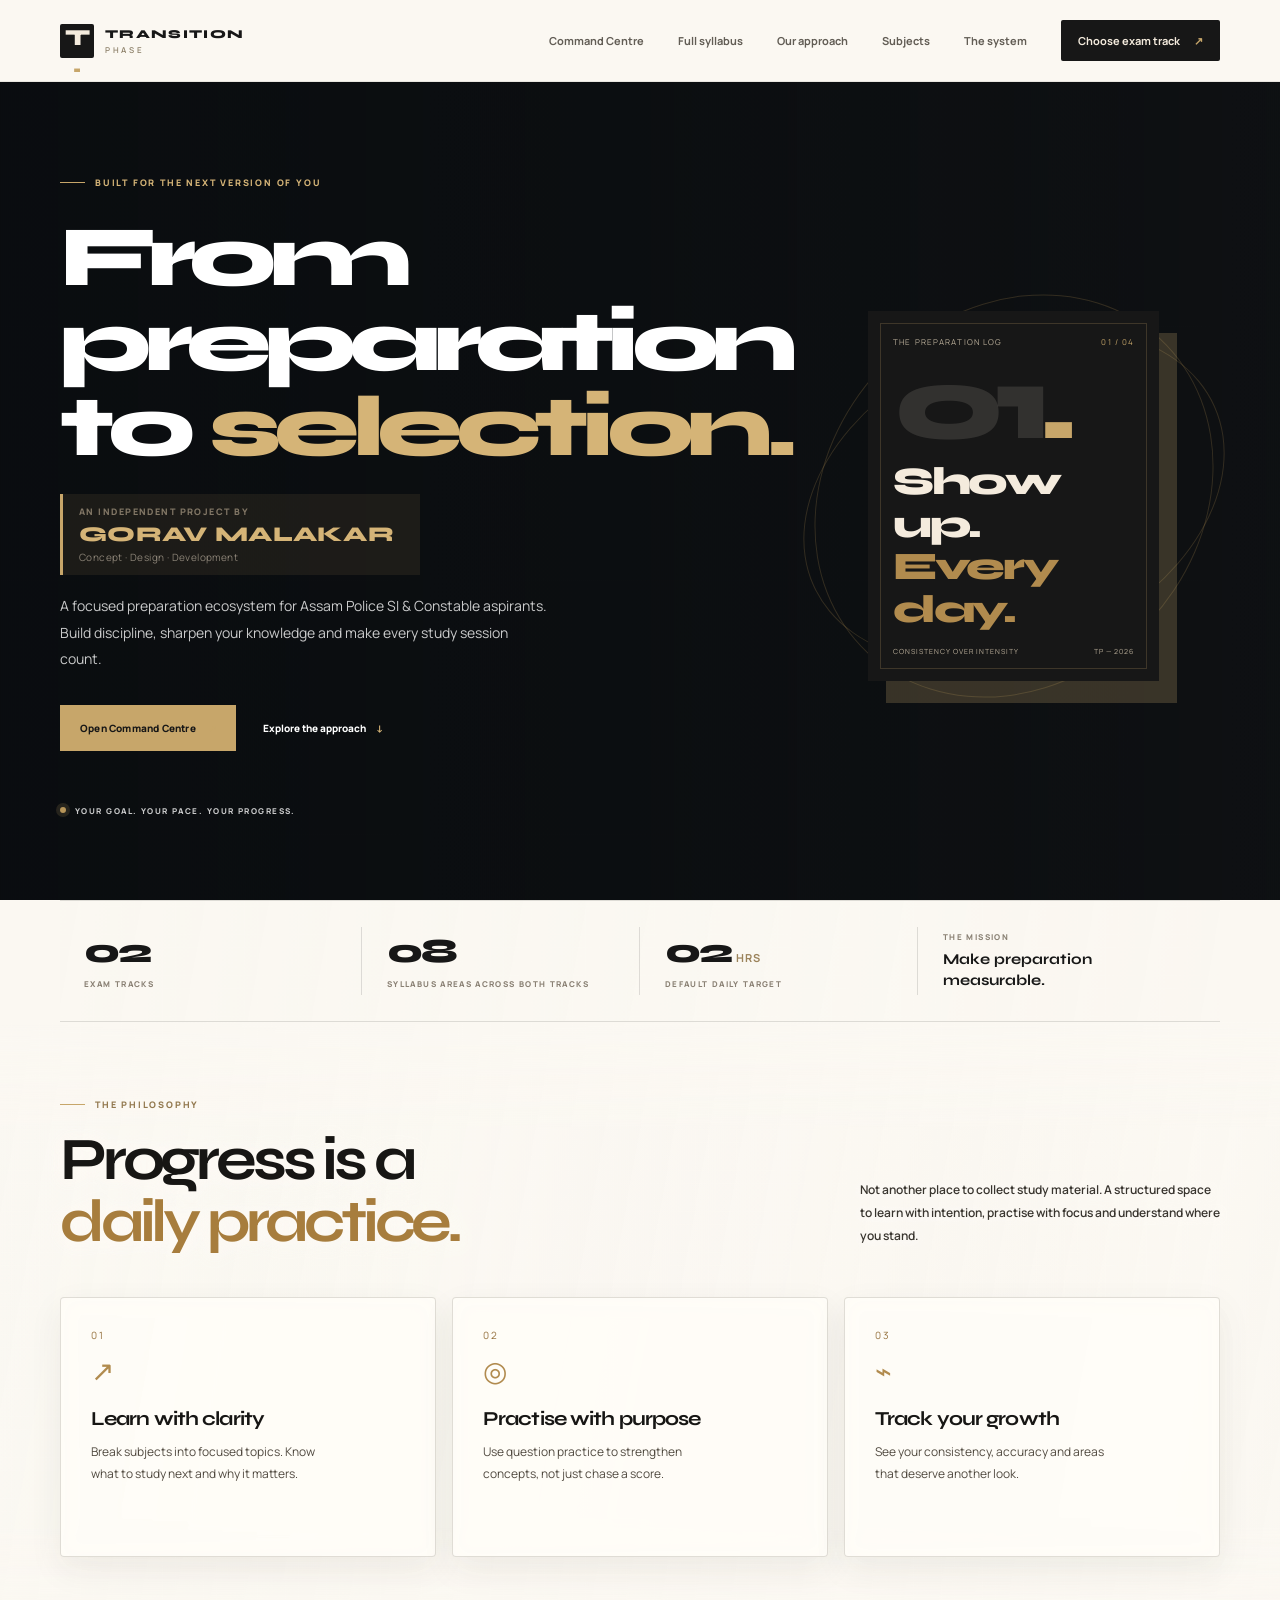
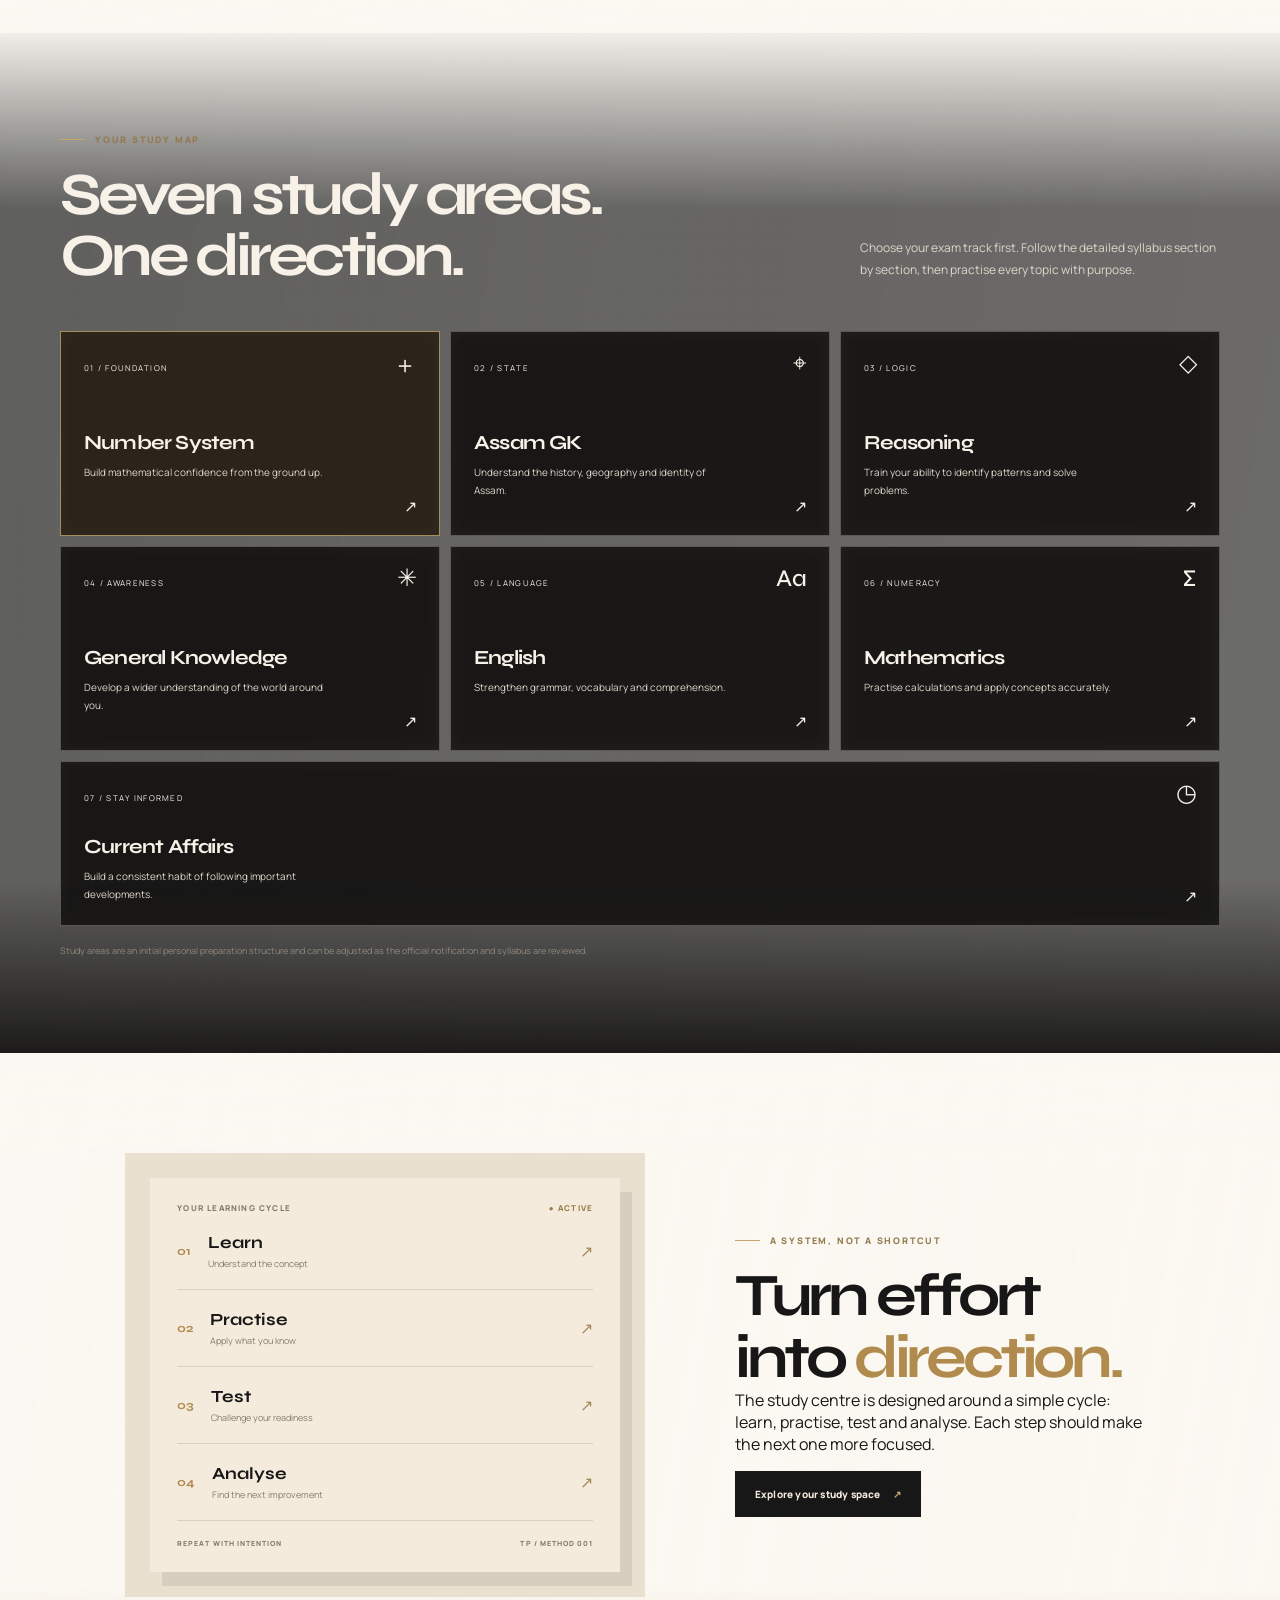
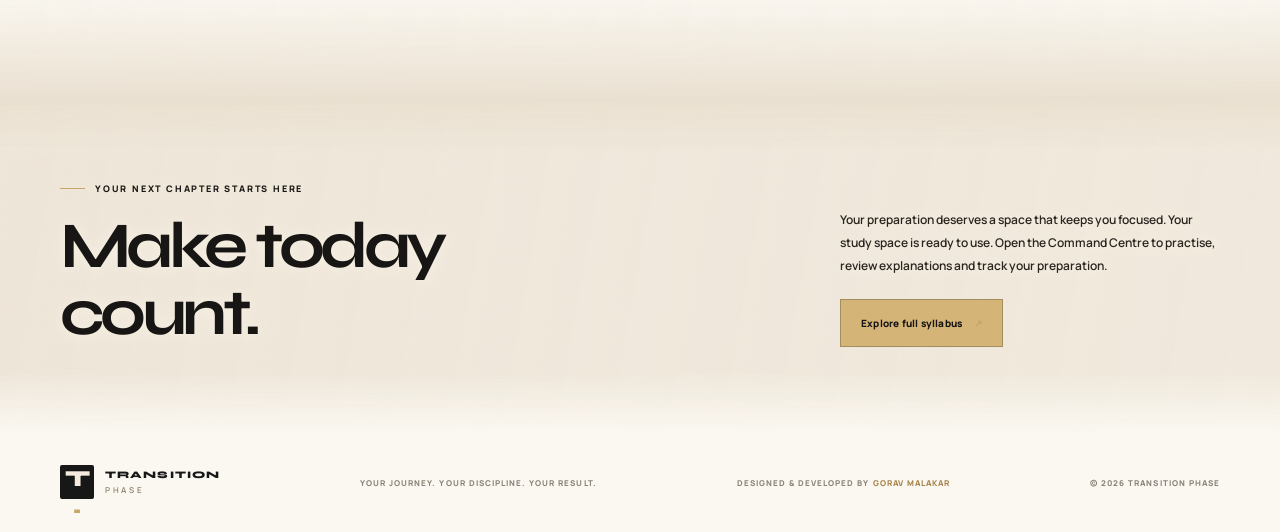
<file: index.html>
<!doctype html>
<html lang="en"><head>
<meta charset="UTF-8"><meta name="viewport" content="width=device-width,initial-scale=1"><meta name="theme-color" content="#171717"><link rel="icon" type="image/svg+xml" href="favicon.svg">
<meta name="description" content="Transition Phase — a focused preparation ecosystem for Assam Police SI and Constable aspirants.">
<title>Transition Phase — From Preparation to Selection</title>
<link rel="preconnect" href="https://fonts.googleapis.com"><link rel="preconnect" href="https://fonts.gstatic.com" crossorigin>
<link href="https://fonts.googleapis.com/css2?family=Manrope:wght@400;500;600;700;800&family=Syne:wght@400;500;600;700;800&display=swap" rel="stylesheet"><link rel="stylesheet" href="styles.css">
<link rel="stylesheet" href="motion.css"><link rel="stylesheet" href="spotlight.css"></head><body><div class="site-shell">
<header class="topbar"><a class="brand" href="#"><span class="brand-mark">T<span>.</span></span><span class="brand-name">TRANSITION<span>PHASE</span></span></a>
<button class="menu-toggle" id="menuToggle" aria-label="Open navigation" aria-expanded="false"><i></i><i></i></button>
<nav class="nav-links" id="navLinks"><a href="command.html">Command Centre</a><a href="syllabus.html">Full syllabus</a><a href="#approach">Our approach</a><a href="#subjects">Subjects</a><a href="#system">The system</a><a class="nav-cta" href="syllabus.html">Choose exam track <span>↗</span></a></nav></header>
<main>
<section class="hero section-wrap tp-spotlight-host"><div class="hero-copy reveal"><div class="eyebrow"><span class="eyebrow-line"></span> BUILT FOR THE NEXT VERSION OF YOU</div><h1>From preparation<br>to <em>selection.</em></h1><div class="creator-byline"><span>AN INDEPENDENT PROJECT BY</span><strong>GORAV MALAKAR</strong><small>Concept · Design · Development</small></div><p class="hero-lede">A focused preparation ecosystem for Assam Police SI &amp; Constable aspirants. Build discipline, sharpen your knowledge and make every study session count.</p><div class="hero-actions"><a class="button button-gold" href="command.html">Open Command Centre <span>↗</span></a><a class="text-link" href="#approach">Explore the approach <span>↓</span></a></div><div class="hero-note"><span class="live-dot"></span> YOUR GOAL. YOUR PACE. YOUR PROGRESS.</div></div>
<div class="hero-art reveal"><div class="orbit orbit-one"></div><div class="orbit orbit-two"></div><div class="hero-card"><div class="hero-card-top"><span>THE PREPARATION LOG</span><span class="card-index">01 / 04</span></div><div class="hero-number">01<span>.</span></div><div class="hero-card-title">Show up.<br><em>Every day.</em></div><div class="hero-card-bottom"><span>CONSISTENCY OVER INTENSITY</span><span>TP — 2026</span></div></div><div class="floating-tag tag-top"><span class="tag-icon">✳</span> SMALL STEPS. REAL MOMENTUM.</div><div class="floating-tag tag-bottom"><span class="tag-dot"></span> BUILT AROUND YOUR GOAL</div></div></section>
<section class="metrics section-wrap tp-spotlight-host"><div class="metric"><strong>02</strong><span>EXAM TRACKS</span></div><div class="metric"><strong>08</strong><span>SYLLABUS AREAS ACROSS BOTH TRACKS</span></div><div class="metric"><strong>02<span class="metric-unit">HRS</span></strong><span>DEFAULT DAILY TARGET</span></div><div class="metric metric-note"><span>THE MISSION</span><p>Make preparation<br>measurable.</p></div></section>
<section class="approach section-wrap tp-spotlight-host" id="approach"><div class="section-heading reveal"><div><div class="eyebrow"><span class="eyebrow-line"></span> THE PHILOSOPHY</div><h2>Progress is a<br><em>daily practice.</em></h2></div><p>Not another place to collect study material. A structured space to learn with intention, practise with focus and understand where you stand.</p></div>
<div class="principles"><article class="principle reveal"><span class="principle-no">01</span><div class="principle-symbol">↗</div><h3>Learn with clarity</h3><p>Break subjects into focused topics. Know what to study next and why it matters.</p></article><article class="principle reveal"><span class="principle-no">02</span><div class="principle-symbol">◎</div><h3>Practise with purpose</h3><p>Use question practice to strengthen concepts, not just chase a score.</p></article><article class="principle reveal"><span class="principle-no">03</span><div class="principle-symbol">⌁</div><h3>Track your growth</h3><p>See your consistency, accuracy and areas that deserve another look.</p></article></div></section>
<section class="subjects-section tp-spotlight-host" id="subjects"><div class="section-wrap"><div class="section-heading section-heading-light reveal"><div><div class="eyebrow"><span class="eyebrow-line"></span> YOUR STUDY MAP</div><h2>Seven study areas.<br><em>One direction.</em></h2></div><p>Choose your exam track first. Follow the detailed syllabus section by section, then practise every topic with purpose.</p></div>
<div class="subject-grid"><a class="subject-card featured reveal" href="subject.html?subject=number-system"><span class="subject-count">01 / FOUNDATION</span><span class="subject-icon">＋</span><h3>Number System</h3><p>Build mathematical confidence from the ground up.</p><span class="subject-arrow">↗</span></a><a class="subject-card reveal" href="subject.html?subject=assam-gk"><span class="subject-count">02 / STATE</span><span class="subject-icon">⌖</span><h3>Assam GK</h3><p>Understand the history, geography and identity of Assam.</p><span class="subject-arrow">↗</span></a><a class="subject-card reveal" href="subject.html?subject=reasoning"><span class="subject-count">03 / LOGIC</span><span class="subject-icon">◇</span><h3>Reasoning</h3><p>Train your ability to identify patterns and solve problems.</p><span class="subject-arrow">↗</span></a><a class="subject-card reveal" href="subject.html?subject=general-knowledge"><span class="subject-count">04 / AWARENESS</span><span class="subject-icon">✳</span><h3>General Knowledge</h3><p>Develop a wider understanding of the world around you.</p><span class="subject-arrow">↗</span></a><a class="subject-card reveal" href="subject.html?subject=english"><span class="subject-count">05 / LANGUAGE</span><span class="subject-icon">Aa</span><h3>English</h3><p>Strengthen grammar, vocabulary and comprehension.</p><span class="subject-arrow">↗</span></a><a class="subject-card reveal" href="subject.html?subject=mathematics"><span class="subject-count">06 / NUMERACY</span><span class="subject-icon">∑</span><h3>Mathematics</h3><p>Practise calculations and apply concepts accurately.</p><span class="subject-arrow">↗</span></a><a class="subject-card subject-wide reveal" href="subject.html?subject=current-affairs"><span class="subject-count">07 / STAY INFORMED</span><span class="subject-icon">◷</span><h3>Current Affairs</h3><p>Build a consistent habit of following important developments.</p><span class="subject-arrow">↗</span></a></div><p class="subject-disclaimer">Study areas are an initial personal preparation structure and can be adjusted as the official notification and syllabus are reviewed.</p></div></section>
<section class="system-section section-wrap tp-spotlight-host" id="system"><div class="system-visual reveal"><div class="system-panel"><div class="panel-top"><span>YOUR LEARNING CYCLE</span><span class="panel-status">● ACTIVE</span></div><div class="cycle-step"><span>01</span><div><b>Learn</b><small>Understand the concept</small></div><i>↗</i></div><div class="cycle-step"><span>02</span><div><b>Practise</b><small>Apply what you know</small></div><i>↗</i></div><div class="cycle-step"><span>03</span><div><b>Test</b><small>Challenge your readiness</small></div><i>↗</i></div><div class="cycle-step"><span>04</span><div><b>Analyse</b><small>Find the next improvement</small></div><i>↗</i></div><div class="panel-foot"><span>REPEAT WITH INTENTION</span><span>TP / METHOD 001</span></div></div></div><div class="system-copy reveal"><div class="eyebrow"><span class="eyebrow-line"></span> A SYSTEM, NOT A SHORTCUT</div><h2>Turn effort<br>into <em>direction.</em></h2><p>The study centre is designed around a simple cycle: learn, practise, test and analyse. Each step should make the next one more focused.</p><a class="button button-dark" href="#study">Explore your study space <span>↗</span></a></div></section>
<section class="study-cta tp-spotlight-host" id="study"><div class="section-wrap cta-inner reveal"><div><div class="eyebrow"><span class="eyebrow-line"></span> YOUR NEXT CHAPTER STARTS HERE</div><h2>Make today<br><em>count.</em></h2></div><div class="cta-side"><p>Your preparation deserves a space that keeps you focused. Your study space is ready to use. Open the Command Centre to practise, review explanations and track your preparation.</p><a class="button button-gold" href="syllabus.html">Explore full syllabus <span>↗</span></a></div></div></section>
</main><footer class="footer section-wrap"><a class="brand" href="#"><span class="brand-mark">T<span>.</span></span><span class="brand-name">TRANSITION<span>PHASE</span></span></a><span>YOUR JOURNEY. YOUR DISCIPLINE. YOUR RESULT.</span><span class="footer-credit">DESIGNED &amp; DEVELOPED BY <strong>GORAV MALAKAR</strong></span><span>© 2026 TRANSITION PHASE</span></footer></div><script src="app.js"></script><script src="motion.js"></script><script src="spotlight.js"></script></body></html>
</file>
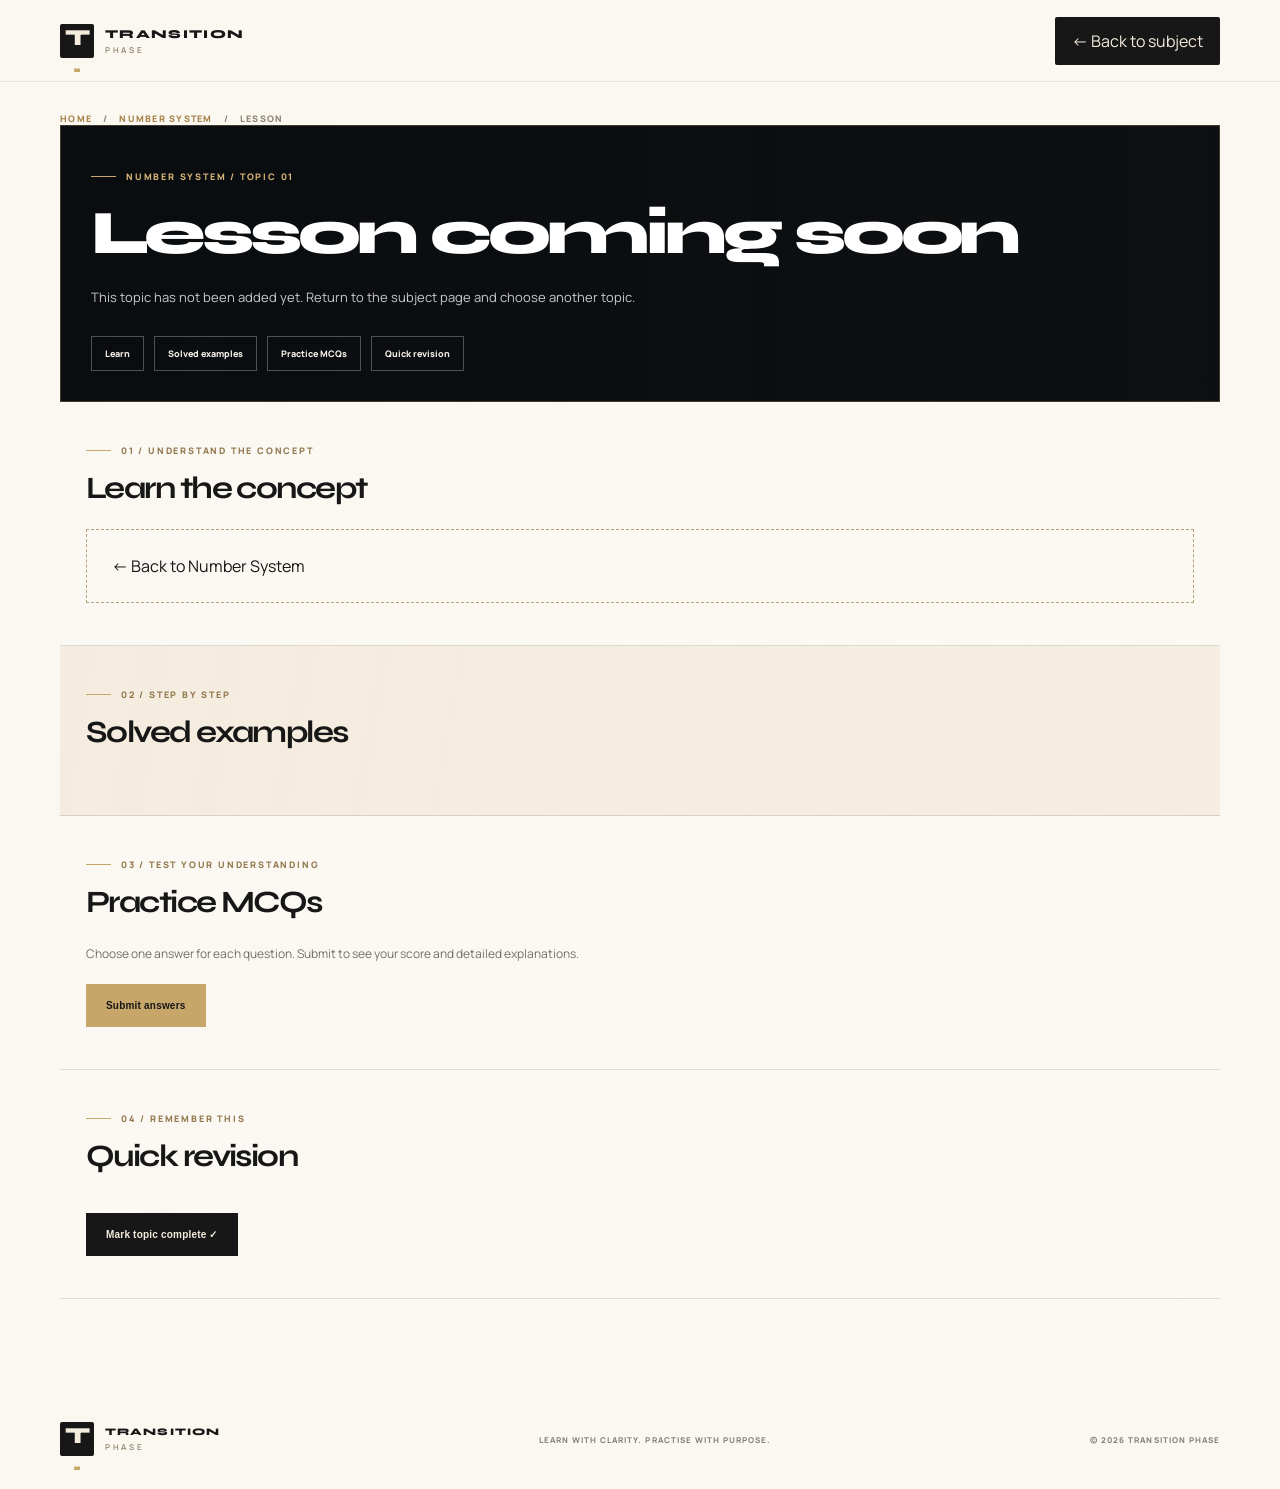
<file: lesson.html>
<!doctype html>
<html lang="en"><head><meta charset="UTF-8"><meta name="viewport" content="width=device-width,initial-scale=1"><meta name="theme-color" content="#171717"><link rel="icon" type="image/svg+xml" href="favicon.svg"><title>Topic Lesson — Transition Phase</title><link rel="preconnect" href="https://fonts.googleapis.com"><link rel="preconnect" href="https://fonts.gstatic.com" crossorigin><link href="https://fonts.googleapis.com/css2?family=Manrope:wght@400;500;600;700;800&family=Syne:wght@400;500;600;700;800&display=swap" rel="stylesheet"><link rel="stylesheet" href="styles.css"><link rel="stylesheet" href="lesson.css"><link rel="stylesheet" href="motion.css"><link rel="stylesheet" href="spotlight.css"></head>
<body><header class="topbar"><a class="brand" href="index.html"><span class="brand-mark">T<span>.</span></span><span class="brand-name">TRANSITION<span>PHASE</span></span></a><a class="nav-cta" id="backSubject" href="subject.html?subject=number-system">← Back to subject</a></header>
<main class="lesson-page section-wrap"><div class="lesson-crumb"><a href="index.html">HOME</a><span>/</span><a id="crumbSubject" href="subject.html?subject=number-system">NUMBER SYSTEM</a><span>/</span><span>LESSON</span></div>
<section class="lesson-head tp-spotlight-host"><div class="eyebrow"><span class="eyebrow-line"></span><span id="lessonCategory">NUMBER SYSTEM / TOPIC 01</span></div><h1 id="lessonTitle">Topic lesson</h1><p id="lessonIntro"></p><div class="lesson-tabs"><a href="#learn">Learn</a><a href="#examples">Solved examples</a><a href="#practice">Practice MCQs</a><a href="#revision">Quick revision</a></div></section>
<section class="lesson-section" id="learn"><div class="eyebrow"><span class="eyebrow-line"></span> 01 / UNDERSTAND THE CONCEPT</div><h2>Learn the concept</h2><div id="lessonContent" class="content-stack"></div></section>
<section class="lesson-section" id="examples"><div class="eyebrow"><span class="eyebrow-line"></span> 02 / STEP BY STEP</div><h2>Solved examples</h2><div id="exampleContent" class="example-grid"></div></section>
<section class="lesson-section practice-section" id="practice"><div class="eyebrow"><span class="eyebrow-line"></span> 03 / TEST YOUR UNDERSTANDING</div><h2>Practice MCQs</h2><p class="section-intro">Choose one answer for each question. Submit to see your score and detailed explanations.</p><div id="quizContent"></div><div class="quiz-actions"><button class="button button-gold" id="submitQuiz">Submit answers</button><button class="button button-dark" id="retryQuiz" hidden>Try again</button><span id="quizScore" aria-live="polite"></span></div></section>
<section class="lesson-section revision-section" id="revision"><div class="eyebrow"><span class="eyebrow-line"></span> 04 / REMEMBER THIS</div><h2>Quick revision</h2><ul id="revisionList" class="revision-list"></ul><button class="button button-dark" id="markComplete">Mark topic complete ✓</button><span id="completeMessage" class="complete-message" aria-live="polite"></span></section>
</main><footer class="footer section-wrap"><a class="brand" href="index.html"><span class="brand-mark">T<span>.</span></span><span class="brand-name">TRANSITION<span>PHASE</span></span></a><span>LEARN WITH CLARITY. PRACTISE WITH PURPOSE.</span><span>© 2026 TRANSITION PHASE</span></footer><script src="english-lessons.js"></script><script src="reasoning-lessons.js"></script><script src="lesson.js"></script><script src="motion.js"></script><script src="spotlight.js"></script></body></html>
</file>
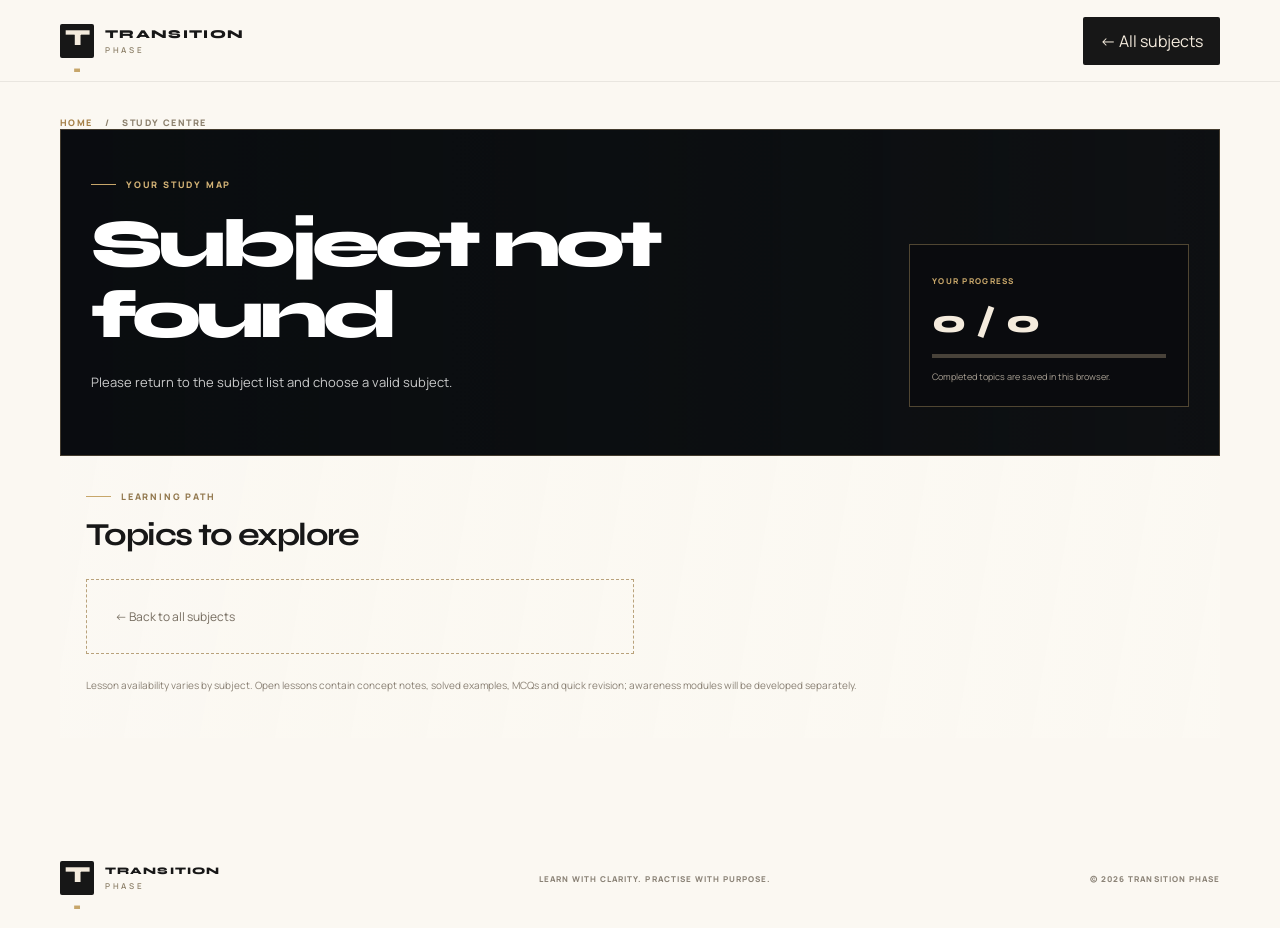
<file: subject.html>
<!doctype html>
<html lang="en"><head><meta charset="UTF-8"><meta name="viewport" content="width=device-width,initial-scale=1"><meta name="theme-color" content="#171717"><link rel="icon" type="image/svg+xml" href="favicon.svg"><title>Study Centre — Transition Phase</title><link rel="preconnect" href="https://fonts.googleapis.com"><link rel="preconnect" href="https://fonts.gstatic.com" crossorigin><link href="https://fonts.googleapis.com/css2?family=Manrope:wght@400;500;600;700;800&family=Syne:wght@400;500;600;700;800&display=swap" rel="stylesheet"><link rel="stylesheet" href="styles.css"><link rel="stylesheet" href="subject.css"><link rel="stylesheet" href="motion.css"><link rel="stylesheet" href="spotlight.css"></head>
<body><header class="topbar"><a class="brand" href="index.html"><span class="brand-mark">T<span>.</span></span><span class="brand-name">TRANSITION<span>PHASE</span></span></a><a class="nav-cta" href="index.html#subjects">← All subjects</a></header>
<main class="subject-page section-wrap"><div class="subject-breadcrumb"><a href="index.html">HOME</a><span>/</span><span>STUDY CENTRE</span></div><section class="subject-hero tp-spotlight-host"><div><div class="eyebrow"><span class="eyebrow-line"></span><span id="subjectCategory">YOUR STUDY MAP</span></div><h1 id="subjectTitle">Study Centre</h1><p id="subjectDescription">Choose a topic and build your understanding one step at a time.</p></div><div class="subject-progress"><span>YOUR PROGRESS</span><strong id="progressCount">0 / 0</strong><div class="progress-track"><i id="progressBar"></i></div><small>Completed topics are saved in this browser.</small></div></section>
<section class="topic-section"><div class="topic-heading"><div><div class="eyebrow"><span class="eyebrow-line"></span> LEARNING PATH</div><h2>Topics to explore</h2></div><span class="topic-count" id="topicCount"></span></div><div id="topicList" class="topic-list"></div><p class="topic-note">Lesson availability varies by subject. Open lessons contain concept notes, solved examples, MCQs and quick revision; awareness modules will be developed separately.</p></section>
</main><footer class="footer section-wrap"><a class="brand" href="index.html"><span class="brand-mark">T<span>.</span></span><span class="brand-name">TRANSITION<span>PHASE</span></span></a><span>LEARN WITH CLARITY. PRACTISE WITH PURPOSE.</span><span>© 2026 TRANSITION PHASE</span></footer><script src="subject.js"></script><script src="motion.js"></script><script src="spotlight.js"></script></body></html>
</file>
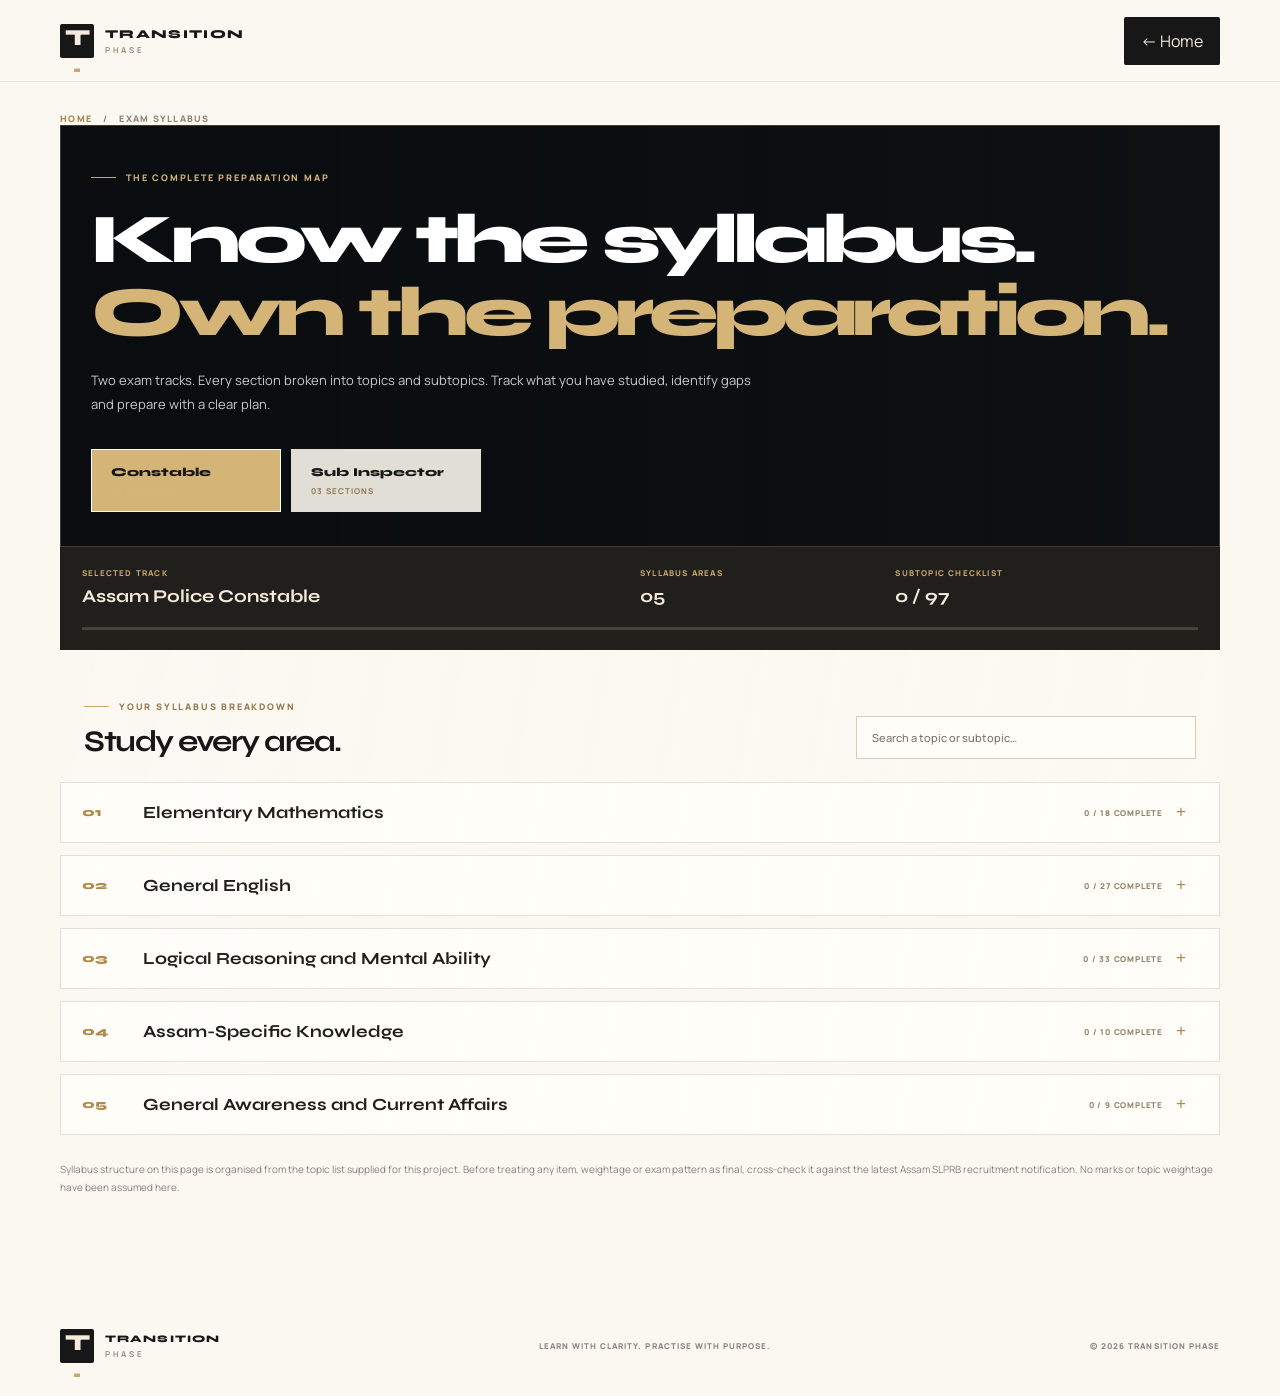
<file: syllabus.html>
<!doctype html>
<html lang="en"><head><meta charset="UTF-8"><meta name="viewport" content="width=device-width,initial-scale=1"><meta name="theme-color" content="#171717"><link rel="icon" type="image/svg+xml" href="favicon.svg"><title>Exam Syllabus — Transition Phase</title><link rel="preconnect" href="https://fonts.googleapis.com"><link rel="preconnect" href="https://fonts.gstatic.com" crossorigin><link href="https://fonts.googleapis.com/css2?family=Manrope:wght@400;500;600;700;800&family=Syne:wght@400;500;600;700;800&display=swap" rel="stylesheet"><link rel="stylesheet" href="styles.css"><link rel="stylesheet" href="syllabus.css"><link rel="stylesheet" href="motion.css"><link rel="stylesheet" href="spotlight.css"></head>
<body><header class="topbar"><a class="brand" href="index.html"><span class="brand-mark">T<span>.</span></span><span class="brand-name">TRANSITION<span>PHASE</span></span></a><a class="nav-cta" href="index.html">← Home</a></header>
<main class="syllabus-page section-wrap"><div class="syllabus-crumb"><a href="index.html">HOME</a><span>/</span><span>EXAM SYLLABUS</span></div><section class="syllabus-hero tp-spotlight-host"><div class="eyebrow"><span class="eyebrow-line"></span> THE COMPLETE PREPARATION MAP</div><h1>Know the syllabus.<br><em>Own the preparation.</em></h1><p>Two exam tracks. Every section broken into topics and subtopics. Track what you have studied, identify gaps and prepare with a clear plan.</p><div class="track-switch" role="tablist" aria-label="Select exam track"><button class="track-button active" data-track="constable" role="tab" aria-selected="true">Constable <span>05 sections</span></button><button class="track-button" data-track="si" role="tab" aria-selected="false">Sub Inspector <span>03 sections</span></button></div></section>
<section class="syllabus-summary"><div><span>SELECTED TRACK</span><strong id="trackName">Assam Police Constable</strong></div><div><span>SYLLABUS AREAS</span><strong id="areaCount">05</strong></div><div><span>SUBTOPIC CHECKLIST</span><strong id="topicProgress">0 / 0</strong></div><div class="summary-bar"><i id="overallBar"></i></div></section>
<section class="syllabus-tools"><div><div class="eyebrow"><span class="eyebrow-line"></span> YOUR SYLLABUS BREAKDOWN</div><h2>Study every area.</h2></div><input id="syllabusSearch" type="search" placeholder="Search a topic or subtopic…" aria-label="Search syllabus"></section>
<div id="sectionList" class="syllabus-sections"></div>
<p class="syllabus-disclaimer">Syllabus structure on this page is organised from the topic list supplied for this project. Before treating any item, weightage or exam pattern as final, cross-check it against the latest Assam SLPRB recruitment notification. No marks or topic weightage have been assumed here.</p>
</main><footer class="footer section-wrap"><a class="brand" href="index.html"><span class="brand-mark">T<span>.</span></span><span class="brand-name">TRANSITION<span>PHASE</span></span></a><span>LEARN WITH CLARITY. PRACTISE WITH PURPOSE.</span><span>© 2026 TRANSITION PHASE</span></footer><script src="syllabus.js"></script><script src="motion.js"></script><script src="spotlight.js"></script></body></html>
</file>
<file: styles.css>
:root{--ink:#171717;--graphite:#26231f;--gold:#c7a66a;--gold-soft:#dfc89e;--cream:#f4ebdd;--paper:#fbf8f2;--muted:#8b857c;--line:rgba(23,23,23,.13);--heading:'Syne',sans-serif;--body:'Manrope',sans-serif;--ease:cubic-bezier(.2,.75,.25,1)}*{box-sizing:border-box}html{scroll-behavior:smooth;scroll-padding-top:90px}body{margin:0;background:var(--paper);color:var(--ink);font-family:var(--body);-webkit-font-smoothing:antialiased}a{color:inherit;text-decoration:none}.site-shell{overflow:hidden}.section-wrap{width:min(1160px,calc(100% - 64px));margin-inline:auto}.topbar{height:82px;padding:0 max(32px,calc((100vw - 1160px)/2));display:flex;align-items:center;justify-content:space-between;background:rgba(251,248,242,.94);border-bottom:1px solid rgba(23,23,23,.08);position:sticky;top:0;z-index:20;backdrop-filter:blur(16px)}.brand{display:flex;align-items:center;gap:11px}.brand-mark{width:34px;height:34px;display:grid;place-items:center;background:var(--ink);color:var(--cream);font:800 23px var(--heading);border-radius:2px}.brand-mark span{color:var(--gold)}.brand-name{font:800 12px var(--heading);letter-spacing:.11em}.brand-name span{display:block;font:600 8px var(--body);letter-spacing:.34em;color:#8d8069;margin-top:3px}.nav-links{display:flex;align-items:center;gap:34px;font-size:11px;font-weight:700;color:#625d55}.nav-links>a:not(.nav-cta){transition:color .25s}.nav-links>a:hover{color:#a47d3c}.nav-cta{background:var(--ink);color:var(--cream);padding:13px 17px;border-radius:2px}.nav-cta span,.button span{margin-left:12px;color:var(--gold)}.menu-toggle{display:none}.hero{min-height:610px;display:grid;grid-template-columns:1.05fr .95fr;align-items:center;gap:35px;padding-block:75px 86px}.eyebrow{display:flex;align-items:center;gap:10px;font-size:9px;letter-spacing:.2em;font-weight:800;color:#92784e}.eyebrow-line{width:25px;height:1px;background:var(--gold)}h1,h2,h3,p{margin-top:0}h1,h2,h3{font-family:var(--heading)}.hero h1{font-size:clamp(56px,7vw,86px);line-height:.99;letter-spacing:-.075em;margin:26px 0 24px;font-weight:800}.hero h1 em,h2 em,.hero-card-title em{font-style:normal;color:#b18b4e}.hero-lede{max-width:490px;color:#6e685f;font-size:14px;line-height:1.9}.hero-actions{display:flex;align-items:center;gap:27px;margin-top:32px}.button{display:inline-flex;align-items:center;justify-content:center;padding:16px 20px;font-size:10px;font-weight:800;letter-spacing:.02em;transition:transform .25s var(--ease),background .25s}.button:hover{transform:translateY(-3px)}.button-gold{background:var(--gold);color:var(--ink)}.button-gold:hover{background:#d5b77f}.button-dark{background:var(--ink);color:var(--cream)}.text-link{font-size:10px;font-weight:800;color:#71695d}.text-link span{padding-left:8px;color:#ad8950}.hero-note{margin-top:54px;font-size:8px;letter-spacing:.18em;font-weight:800;color:#8b8479;display:flex;align-items:center;gap:9px}.live-dot,.tag-dot{width:6px;height:6px;border-radius:50%;background:#b79559;box-shadow:0 0 0 4px rgba(199,166,106,.15)}.hero-art{min-height:420px;position:relative;display:grid;place-items:center}.orbit{position:absolute;border:1px solid rgba(173,137,80,.24);border-radius:50%;transform:rotate(-24deg)}.orbit-one{width:440px;height:310px}.orbit-two{width:370px;height:430px;transform:rotate(43deg)}.hero-card{position:relative;width:min(350px,78%);height:370px;padding:25px;background:var(--ink);color:var(--cream);box-shadow:22px 26px 0 rgba(199,166,106,.18);display:flex;flex-direction:column;justify-content:space-between;z-index:1}.hero-card:before{content:"";position:absolute;inset:12px;border:1px solid rgba(199,166,106,.22);pointer-events:none}.hero-card-top,.hero-card-bottom{display:flex;justify-content:space-between;font-size:8px;letter-spacing:.14em;color:#b9ad99}.card-index{color:var(--gold)}.hero-number{font:800 105px/.8 var(--heading);color:rgba(244,235,221,.12);letter-spacing:-.1em}.hero-number span{color:var(--gold)}.hero-card-title{font:800 39px/1.1 var(--heading);letter-spacing:-.06em}.hero-card-bottom{font-size:7px}.floating-tag{position:absolute;z-index:2;background:var(--cream);padding:12px 15px;font-size:8px;font-weight:800;letter-spacing:.12em;box-shadow:0 10px 35px #17171712}.tag-top{top:55px;right:-8px}.tag-bottom{bottom:52px;left:-12px;display:flex;align-items:center;gap:10px}.tag-icon{font-size:17px;color:#a9864c}.metrics{border-top:1px solid var(--line);border-bottom:1px solid var(--line);display:grid;grid-template-columns:repeat(4,1fr);padding:26px 0;margin-bottom:110px}.metric{padding:4px 25px;border-right:1px solid var(--line);display:flex;flex-direction:column;gap:7px}.metric:first-child{padding-left:0}.metric:last-child{border:0}.metric strong{font:800 34px var(--heading);letter-spacing:-.06em}.metric-unit{font:700 11px var(--body);letter-spacing:.08em;margin-left:5px;color:#9b835b}.metric>span,.metric-note>span{font-size:8px;letter-spacing:.17em;color:#8a8174;font-weight:800}.metric-note p{font:700 15px/1.4 var(--heading);margin:0}.section-heading{display:flex;justify-content:space-between;align-items:end;gap:50px;margin-bottom:44px}.section-heading h2,.system-copy h2,.cta-inner h2{font-size:clamp(42px,5vw,60px);line-height:1.03;letter-spacing:-.07em;margin:18px 0 0}.section-heading>p{max-width:360px;margin:0 0 5px;color:#777066;font-size:12px;line-height:1.9}.principles{display:grid;grid-template-columns:repeat(3,1fr);border-top:1px solid var(--line);border-bottom:1px solid var(--line);margin-bottom:115px}.principle{position:relative;padding:28px 30px 34px 0;min-height:225px;border-right:1px solid var(--line)}.principle+.principle{padding-left:30px}.principle:last-child{border:0}.principle-no{font-size:9px;letter-spacing:.15em;color:#a58a5d}.principle-symbol{font:400 28px var(--body);color:#b18b4e;margin:20px 0}.principle h3{font-size:19px;letter-spacing:-.04em;margin-bottom:10px}.principle p{font-size:11px;line-height:1.8;color:#7b7469;max-width:270px}.subjects-section{background:var(--ink);color:var(--cream);padding:100px 0 95px}.section-heading-light>p{color:#aaa195}.section-heading-light h2 em{color:var(--gold)}.subject-grid{display:grid;grid-template-columns:repeat(3,1fr);gap:10px}.subject-card{position:relative;min-height:205px;padding:22px 23px;background:#22201d;border:1px solid rgba(244,235,221,.1);transition:transform .3s var(--ease),border-color .3s,background .3s}.subject-card:hover{transform:translateY(-5px);border-color:rgba(199,166,106,.65);background:#29251f}.subject-card.featured{background:#2b261e;border-color:rgba(199,166,106,.48)}.subject-count{font-size:8px;letter-spacing:.16em;color:#b6a68e}.subject-icon{position:absolute;right:22px;top:17px;color:var(--gold);font:500 24px var(--heading)}.subject-card h3{font-size:20px;letter-spacing:-.04em;margin:54px 0 8px}.subject-card p{font-size:10px;line-height:1.8;color:#aaa195;max-width:260px;margin:0}.subject-arrow{position:absolute;right:22px;bottom:18px;color:var(--gold);font-size:16px}.subject-wide{grid-column:span 3;min-height:145px}.subject-wide h3{margin-top:28px}.subject-disclaimer{font-size:9px;line-height:1.7;color:#8f877c;margin:17px 0 0}.system-section{display:grid;grid-template-columns:1fr .85fr;gap:100px;align-items:center;padding-block:120px}.system-visual{padding:25px;background:#eae0d0}.system-panel{background:var(--cream);padding:24px 27px;box-shadow:12px 14px 0 rgba(23,23,23,.09)}.panel-top,.panel-foot{display:flex;justify-content:space-between;font-size:8px;letter-spacing:.15em;font-weight:800;color:#857966}.panel-status{color:#9a7b45}.cycle-step{display:flex;align-items:center;gap:17px;padding:19px 0;border-bottom:1px solid rgba(23,23,23,.12)}.cycle-step>span{font:700 12px var(--heading);color:#b18b4e}.cycle-step div{display:flex;flex-direction:column;gap:4px;flex:1}.cycle-step b{font:700 17px var(--heading)}.cycle-step small{font-size:9px;color:#857d70}.cycle-step i{font-style:normal;color:#a58a5d}.panel-foot{padding-top:18px;font-size:7px}.study-cta{background:#e9dfcf;padding:85px 0}.cta-inner{display:flex;align-items:end;justify-content:space-between;gap:60px}.cta-inner h2{font-size:65px}.cta-inner h2 em{color:#a78249}.cta-side{max-width:380px}.cta-side p{font-size:12px;line-height:1.9;color:#6f685d;margin-bottom:22px}.footer{min-height:100px;display:flex;align-items:center;justify-content:space-between;gap:20px}.footer>span{font-size:8px;letter-spacing:.13em;color:#8b8377;font-weight:800}.footer .brand-name{font-size:10px}.reveal{opacity:0;transform:translateY(18px);transition:opacity .7s var(--ease),transform .7s var(--ease)}.reveal.visible{opacity:1;transform:translateY(0)}@media(prefers-reduced-motion:reduce){*,*:before,*:after{scroll-behavior:auto!important;transition:none!important}.reveal{opacity:1;transform:none}}@media(max-width:800px){.section-wrap{width:min(100% - 40px,620px)}.topbar{height:70px;padding-inline:20px}.menu-toggle{display:flex;flex-direction:column;gap:5px;background:none;border:0;padding:10px}.menu-toggle i{width:22px;height:1px;background:var(--ink)}.nav-links{display:none;position:absolute;top:69px;left:0;right:0;padding:22px 20px 25px;background:var(--paper);border-bottom:1px solid var(--line);flex-direction:column;align-items:stretch;gap:20px}.nav-links.open{display:flex}.nav-cta{text-align:center}.hero{grid-template-columns:1fr;padding-block:70px 65px;gap:20px}.hero h1{font-size:clamp(54px,12vw,76px)}.hero-art{min-height:390px}.hero-card{height:330px}.metrics{grid-template-columns:repeat(2,1fr);margin-bottom:80px;row-gap:22px}.metric{padding:5px 15px}.metric:nth-child(2){border:0}.metric:nth-child(3){padding-left:0}.section-heading{display:block}.section-heading>p{margin-top:22px}.principles{grid-template-columns:1fr;margin-bottom:80px}.principle,.principle+.principle{padding:24px 0;min-height:auto;border-right:0;border-bottom:1px solid var(--line)}.principle:last-child{border:0}.principle-symbol{margin:13px 0}.subjects-section{padding:75px 0}.subject-grid{grid-template-columns:repeat(2,1fr)}.subject-wide{grid-column:span 2}.system-section{grid-template-columns:1fr;gap:45px;padding-block:80px}.system-visual{max-width:520px}.cta-inner{display:block}.cta-side{margin-top:30px}.footer{padding-block:25px;flex-wrap:wrap}.footer>span:nth-child(2){display:none}}@media(max-width:460px){.section-wrap{width:calc(100% - 36px)}.hero-actions{align-items:flex-start;flex-direction:column;gap:18px}.hero-note{margin-top:35px}.hero-art{min-height:350px}.hero-card{width:78%;height:300px}.hero-card-title{font-size:32px}.hero-number{font-size:85px}.orbit-one{width:330px}.orbit-two{height:350px}.tag-top{right:-4px;top:28px}.tag-bottom{left:-3px;bottom:28px}.subject-grid{grid-template-columns:1fr}.subject-wide{grid-column:span 1}.subject-card{min-height:180px}.subject-wide{min-height:180px}.subject-wide h3{margin-top:54px}.system-visual{padding:13px}.system-panel{padding:20px 17px}.cta-inner h2{font-size:54px}.footer>span:last-child{font-size:7px}}
/* Subject cards are navigable links */
a.subject-card{display:block;color:inherit;text-decoration:none;cursor:pointer}a.subject-card:focus-visible{outline:2px solid var(--gold);outline-offset:4px}

/* Prominent creator attribution */
.creator-byline{display:flex;flex-direction:column;align-items:flex-start;gap:3px;margin:20px 0 18px;padding:11px 16px;border-left:3px solid var(--gold);background:rgba(197,160,100,.10);max-width:360px}
.creator-byline span{font-size:9px;line-height:1.5;letter-spacing:.16em;font-weight:800;color:#827766}
.creator-byline strong{font:800 21px/1.2 var(--heading);letter-spacing:.015em;color:#a78249}
.creator-byline small{font-size:10px;letter-spacing:.04em;color:#8b8377}
.footer-credit{font-size:8px;letter-spacing:.1em;color:#8b8377;font-weight:800}
.footer-credit strong{color:#a78249;font-weight:800}
@media(max-width:800px){.creator-byline{max-width:340px;margin:18px 0 16px;padding:10px 14px}.creator-byline strong{font-size:19px}.footer-credit{flex-basis:100%;order:3}}
</file>
<file: motion.css>
/* TRANSITION PHASE — shared, balanced motion layer
   Additive only: this file does not alter study logic or stored data. */
:root{
  --tp-motion-ease:cubic-bezier(.2,.75,.25,1);
  --tp-motion-duration:650ms;
}
body{animation:tp-page-enter 420ms var(--tp-motion-ease) both}
@keyframes tp-page-enter{from{opacity:.72}to{opacity:1}}

.tp-motion-in{
  opacity:0;
  transform:translate3d(0,16px,0) scale(.995);
  transition:opacity var(--tp-motion-duration) var(--tp-motion-ease),
             transform var(--tp-motion-duration) var(--tp-motion-ease);
  transition-delay:var(--tp-motion-delay,0ms);
  will-change:opacity,transform;
}
.tp-motion-in.is-in{
  opacity:1;
  transform:translate3d(0,0,0) scale(1);
  will-change:auto;
}
.tp-motion-in.is-in:hover{transform:translate3d(0,-3px,0) scale(1)}
.tp-motion-in.is-in:active{transform:translate3d(0,-1px,0) scale(.995)}

.progress-track>i,.summary-bar>i{
  transition:width 850ms var(--tp-motion-ease);
  will-change:width;
}

button,.button,.nav-cta,.topic-open,.small-button,.track-button,
.lesson-tabs a,.question-option,.app-option,.section-toggle{
  transition:transform 180ms var(--tp-motion-ease),
             background-color 220ms ease,
             border-color 220ms ease,
             color 220ms ease,
             box-shadow 220ms ease;
}
button:active,.button:active,.nav-cta:active,.topic-open:active,
.small-button:active,.track-button:active{
  transform:scale(.975);
}
button:focus-visible,a:focus-visible,input:focus-visible,select:focus-visible{
  outline:2px solid var(--gold,#c7a66a);
  outline-offset:3px;
}
.question-feedback{animation:tp-feedback-in 300ms var(--tp-motion-ease) both}
@keyframes tp-feedback-in{
  from{opacity:0;transform:translateY(7px)}
  to{opacity:1;transform:translateY(0)}
}
.topic-card,.stat-card,.concept-card,.example-card,.question-card,
.syllabus-section,.principle,.practice-launch,.sprint-card{
  transition:transform 260ms var(--tp-motion-ease),
             box-shadow 260ms var(--tp-motion-ease),
             border-color 220ms ease,
             background-color 220ms ease;
}
@media(hover:hover) and (pointer:fine){
  .stat-card:hover,.concept-card:hover,.example-card:hover,
  .question-card:hover,.syllabus-section:hover,.practice-launch:hover,
  .sprint-card:hover{
    transform:translateY(-3px);
    box-shadow:0 12px 28px rgba(23,23,23,.07);
  }
  .principle:hover{transform:translateY(-2px)}
  .topic-card:hover{transform:translateY(-3px)}
}
.hero-card{translate:0 0;animation:tp-card-float 8s ease-in-out infinite}
.floating-tag{translate:0 0;animation:tp-tag-float 6.5s ease-in-out infinite}
.tag-bottom{animation-delay:-2.7s}
.orbit-one{translate:0 0;animation:tp-orbit-float 15s ease-in-out infinite alternate}
.orbit-two{translate:0 0;animation:tp-orbit-float 19s ease-in-out infinite alternate-reverse}
@keyframes tp-card-float{0%,100%{translate:0 0}50%{translate:0 -7px}}
@keyframes tp-tag-float{0%,100%{translate:0 0}50%{translate:0 -5px}}
@keyframes tp-orbit-float{from{translate:0 -7px}to{translate:0 7px}}

@media(max-width:600px){
  :root{--tp-motion-duration:520ms}
  .hero-card{animation-duration:10s}
}
@media(prefers-reduced-motion:reduce){
  *,*:before,*:after{
    scroll-behavior:auto!important;
    animation-duration:.01ms!important;
    animation-iteration-count:1!important;
    transition-duration:.01ms!important;
  }
  .tp-motion-in{opacity:1!important;transform:none!important;will-change:auto!important}
  .progress-track>i,.summary-bar>i{transition:none!important}
}
</file>
<file: spotlight.css>
/* TRANSITION PHASE — full-bleed cinematic preparation heroes.
   Keep photography inside hero bands only; all study content remains untouched. */
.tp-spotlight-host{
  --tp-spot-x:-1000px;
  --tp-spot-y:-1000px;
  --tp-spot-size:260px;
  position:relative;
  isolation:isolate;
  overflow:hidden;
  background:#111315;
  color:#f5f0e7;
}
.tp-spotlight-host::before,
.tp-spotlight-host::after{
  content:"";
  position:absolute;
  inset:0;
  pointer-events:none;
  z-index:0;
  background-position:center center;
  background-repeat:no-repeat;
  background-size:cover;
}
.tp-spotlight-host::before{
  background-image:
    linear-gradient(90deg,rgba(9,12,15,.82) 0%,rgba(9,12,15,.58) 53%,rgba(9,12,15,.30) 100%),
    url("https://images.unsplash.com/photo-1552674605-db6ffd4facb5?auto=format&fit=crop&w=2200&q=90");
  transform:scale(1.025);
  animation:tp-spot-base-in 1.5s cubic-bezier(.16,1,.3,1) both;
}
.tp-spotlight-host::after{
  background-image:
    linear-gradient(90deg,rgba(9,12,15,.20),rgba(9,12,15,.08)),
    url("https://images.unsplash.com/photo-1464822759023-fed622ff2c3b?auto=format&fit=crop&w=2200&q=90");
  -webkit-mask-image:radial-gradient(circle var(--tp-spot-size) at var(--tp-spot-x) var(--tp-spot-y),
    #000 0%,#000 40%,rgba(0,0,0,.75) 60%,rgba(0,0,0,.4) 75%,rgba(0,0,0,.12) 88%,transparent 100%);
  mask-image:radial-gradient(circle var(--tp-spot-size) at var(--tp-spot-x) var(--tp-spot-y),
    #000 0%,#000 40%,rgba(0,0,0,.75) 60%,rgba(0,0,0,.4) 75%,rgba(0,0,0,.12) 88%,transparent 100%);
  -webkit-mask-repeat:no-repeat;
  mask-repeat:no-repeat;
}
.tp-spotlight-host>*{position:relative;z-index:1}

/* Landing page: true viewport-wide hero with the site's content grid retained. */
.hero.section-wrap.tp-spotlight-host{
  width:100vw;
  max-width:none;
  margin-left:calc(50% - 50vw);
  padding-left:max(24px,calc((100vw - 1160px)/2));
  padding-right:max(24px,calc((100vw - 1160px)/2));
  min-height:calc(100svh - 82px);
  padding-top:90px;
  padding-bottom:80px;
  color:#f5f0e7;
}
.hero.tp-spotlight-host::before,.hero.tp-spotlight-host::after{
  background-position:center 48%;
}
.hero.tp-spotlight-host .eyebrow{color:#d5b477}
.hero.tp-spotlight-host h1{color:#fff}
.hero.tp-spotlight-host h1 em{color:#d5b477}
.hero.tp-spotlight-host .creator-byline,
.hero.tp-spotlight-host .hero-lede,
.hero.tp-spotlight-host .hero-note{color:rgba(255,255,255,.78)}
.hero.tp-spotlight-host .creator-byline strong{color:#d5b477}
.hero.tp-spotlight-host .text-link{color:#fff}
.hero.tp-spotlight-host .text-link span{color:#d5b477}
.hero.tp-spotlight-host .hero-art{min-height:440px}
.hero.tp-spotlight-host .hero-card{box-shadow:18px 22px 0 rgba(213,180,119,.22)}

/* Inner pages: contained cinematic mastheads, not backgrounds behind study content. */
.command-hero.tp-spotlight-host{
  min-height:290px;
  padding:42px;
  border:1px solid rgba(213,180,119,.25);
  color:#f5f0e7;
}
.command-hero.tp-spotlight-host .eyebrow,
.subject-hero.tp-spotlight-host .eyebrow,
.lesson-head.tp-spotlight-host .eyebrow,
.syllabus-hero.tp-spotlight-host .eyebrow{color:#d5b477}
.command-hero.tp-spotlight-host h1,
.subject-hero.tp-spotlight-host h1,
.lesson-head.tp-spotlight-host h1,
.syllabus-hero.tp-spotlight-host h1{color:#fff}
.command-hero.tp-spotlight-host h1 em,
.subject-hero.tp-spotlight-host h1 em,
.lesson-head.tp-spotlight-host h1 em,
.syllabus-hero.tp-spotlight-host h1 em{color:#d5b477}
.command-hero.tp-spotlight-host p,
.subject-hero.tp-spotlight-host>div>p,
.lesson-head.tp-spotlight-host>p,
.syllabus-hero.tp-spotlight-host>p{color:rgba(255,255,255,.78)}
.command-hero.tp-spotlight-host .track-select label{color:#d5b477}
.command-hero.tp-spotlight-host .track-select select{background:#f5f0e7;color:#171717}
.subject-hero.tp-spotlight-host{padding:48px 30px;border:1px solid rgba(213,180,119,.25)}
.subject-hero.tp-spotlight-host .subject-progress{background:rgba(10,12,14,.82);border:1px solid rgba(213,180,119,.35)}
.lesson-head.tp-spotlight-host{padding:44px 30px 30px;border:1px solid rgba(213,180,119,.25)}
.lesson-head.tp-spotlight-host .lesson-tabs a{color:#f5f0e7;border-color:rgba(255,255,255,.28)}
.lesson-head.tp-spotlight-host .lesson-tabs a:hover{border-color:#d5b477;color:#d5b477}
.syllabus-hero.tp-spotlight-host{padding:45px 30px 34px;border:1px solid rgba(213,180,119,.25)}
.syllabus-hero.tp-spotlight-host .track-button{background:rgba(245,240,231,.92);color:#171717}
.syllabus-hero.tp-spotlight-host .track-button.active{background:#d5b477;color:#171717;border-color:#fff}

@keyframes tp-spot-base-in{
  from{opacity:.65;transform:scale(1.07)}
  to{opacity:1;transform:scale(1.025)}
}
@media(max-width:760px){
  .hero.section-wrap.tp-spotlight-host{
    min-height:auto;
    padding:64px 22px 54px;
    margin-left:calc(50% - 50vw);
  }
  .hero.tp-spotlight-host .hero-art{min-height:360px}
  .command-hero.tp-spotlight-host,
  .subject-hero.tp-spotlight-host,
  .lesson-head.tp-spotlight-host,
  .syllabus-hero.tp-spotlight-host{padding:30px 20px}
}
@media(hover:none),(pointer:coarse){
  .tp-spotlight-host::after{
    -webkit-mask-image:radial-gradient(circle 220px at 50% 50%,#000 0%,rgba(0,0,0,.86) 48%,transparent 100%);
    mask-image:radial-gradient(circle 220px at 50% 50%,#000 0%,rgba(0,0,0,.86) 48%,transparent 100%);
  }
}
@media(prefers-reduced-motion:reduce){
  .tp-spotlight-host::before{animation:none;transform:none}
}

/* PAGE-WIDE ART DIRECTION — distinct photographic chapter backgrounds.
   The image layers stay behind readable content and existing interactive cards. */

/* Remove the two floating paper labels sitting over the preparation-log card. */
.hero-art .floating-tag{display:none!important}

/* Landing page chapters: each section gets its own atmosphere. */
.metrics{
  position:relative;
  background:
    linear-gradient(90deg,rgba(251,248,242,.93),rgba(251,248,242,.86)),
    url("https://images.unsplash.com/photo-1519681393784-d120267933ba?auto=format&fit=crop&w=1800&q=85") center 45%/cover no-repeat;
  padding-inline:24px;
}
.approach{
  position:relative;
  padding:55px 32px 1px;
  background:
    linear-gradient(100deg,rgba(251,248,242,.93),rgba(251,248,242,.87)),
    url("https://images.unsplash.com/photo-1470770841072-f978cf4d019e?auto=format&fit=crop&w=1800&q=85") center/cover no-repeat;
}
.approach .principles{background:rgba(251,248,242,.72);backdrop-filter:blur(3px)}
.subjects-section{
  background-image:
    linear-gradient(100deg,rgba(17,17,17,.91),rgba(17,17,17,.86)),
    url("https://images.unsplash.com/photo-1500530855697-b586d89ba3ee?auto=format&fit=crop&w=2000&q=85");
  background-position:center;background-size:cover;background-attachment:fixed;
}
.system-section{
  position:relative;
  padding-inline:28px;
  background:
    linear-gradient(100deg,rgba(251,248,242,.91),rgba(251,248,242,.83)),
    url("https://images.unsplash.com/photo-1500534623283-312aade485b7?auto=format&fit=crop&w=1800&q=85") center/cover no-repeat;
}
.study-cta{
  background:
    linear-gradient(100deg,rgba(233,223,207,.91),rgba(233,223,207,.82)),
    url("https://images.unsplash.com/photo-1470252649378-9c29740c9fa8?auto=format&fit=crop&w=1800&q=85") center/cover no-repeat;
}

/* Command Centre: distinct photographic bands for stats and each work area. */
.command .stat-grid{
  padding:22px;
  background:
    linear-gradient(100deg,rgba(251,248,242,.91),rgba(251,248,242,.82)),
    url("https://images.unsplash.com/photo-1519681393784-d120267933ba?auto=format&fit=crop&w=1600&q=85") center/cover no-repeat;
}
.command .command-section{
  padding:28px;
  margin-top:24px;
  border:1px solid rgba(199,166,106,.24);
  background:
    linear-gradient(100deg,rgba(251,248,242,.94),rgba(251,248,242,.88)),
    url("https://images.unsplash.com/photo-1516321318423-f06f85e504b3?auto=format&fit=crop&w=1600&q=85") center/cover no-repeat;
}
.command .command-section:nth-of-type(4n){
  background-image:
    linear-gradient(100deg,rgba(244,235,221,.93),rgba(244,235,221,.86)),
    url("https://images.unsplash.com/photo-1497366754035-f200968a6e72?auto=format&fit=crop&w=1600&q=85");
}

/* Subject and syllabus pages: the masthead has its own image; learning content
   receives quieter, different backdrops without changing cards or checkboxes. */
.subject-page .topic-section{
  padding:34px 26px;
  background:
    linear-gradient(100deg,rgba(251,248,242,.94),rgba(251,248,242,.88)),
    url("https://images.unsplash.com/photo-1497250681960-ef046c08a56e?auto=format&fit=crop&w=1700&q=85") center/cover no-repeat;
}
.syllabus-summary{
  background-image:
    linear-gradient(100deg,rgba(33,31,28,.91),rgba(33,31,28,.86)),
    url("https://images.unsplash.com/photo-1500534314209-a25ddb2bd429?auto=format&fit=crop&w=1600&q=85");
  background-position:center;background-size:cover;
}
.syllabus-tools{
  padding-inline:24px;
  background:
    linear-gradient(100deg,rgba(251,248,242,.94),rgba(251,248,242,.88)),
    url("https://images.unsplash.com/photo-1441974231531-c6227db76b6e?auto=format&fit=crop&w=1600&q=85") center/cover no-repeat;
}
.syllabus-section{
  background:
    linear-gradient(100deg,rgba(255,253,248,.94),rgba(255,253,248,.88)),
    url("https://images.unsplash.com/photo-1500534623283-312aade485b7?auto=format&fit=crop&w=1200&q=80") center/cover no-repeat;
}

/* Lesson chapters use alternating images to make scrolling feel like chapters. */
.lesson-section{
  padding:42px 26px;
  background:
    linear-gradient(100deg,rgba(251,248,242,.94),rgba(251,248,242,.89)),
    url("https://images.unsplash.com/photo-1456513080510-7bf3a84b82f8?auto=format&fit=crop&w=1600&q=85") center/cover no-repeat;
}
.lesson-section:nth-of-type(3n){
  background-image:
    linear-gradient(100deg,rgba(244,235,221,.94),rgba(244,235,221,.88)),
    url("https://images.unsplash.com/photo-1516979187457-637abb4f9353?auto=format&fit=crop&w=1600&q=85");
}
.lesson-section .concept-card,
.lesson-section .example-card,
.lesson-section .question-card{backdrop-filter:blur(2px)}

@media(max-width:760px){
  .approach,.system-section{padding-inline:20px}
  .command .command-section{padding:20px}
  .subject-page .topic-section,.lesson-section{padding:25px 16px}
  .subjects-section{background-attachment:scroll}
  .metrics{padding-inline:10px}
}


/* FULL-BLEED CHAPTER SPOTLIGHTS — extend the same cursor reveal to every
   landing-page chapter. Pseudo layers escape the centered content container. */
.metrics.tp-spotlight-host,
.approach.tp-spotlight-host,
.subjects-section.tp-spotlight-host,
.system-section.tp-spotlight-host,
.study-cta.tp-spotlight-host{
  isolation:isolate;
  overflow:hidden;
  position:relative;
  background:transparent!important;
  color:inherit;
}
.metrics.tp-spotlight-host::before,
.metrics.tp-spotlight-host::after,
.approach.tp-spotlight-host::before,
.approach.tp-spotlight-host::after,
.subjects-section.tp-spotlight-host::before,
.subjects-section.tp-spotlight-host::after,
.system-section.tp-spotlight-host::before,
.system-section.tp-spotlight-host::after,
.study-cta.tp-spotlight-host::before,
.study-cta.tp-spotlight-host::after{
  left:calc((100% - 100vw)/2);
  width:100vw;
  right:auto;
  inset-block:0;
  background-position:center;
  background-repeat:no-repeat;
  background-size:cover;
}
.metrics.tp-spotlight-host::before{
  background-image:
    linear-gradient(100deg,rgba(251,248,242,.56),rgba(251,248,242,.48)),
    url("https://images.unsplash.com/photo-1519681393784-d120267933ba?auto=format&fit=crop&w=2200&q=90");
}
.metrics.tp-spotlight-host::after{
  background-image:
    linear-gradient(100deg,rgba(251,248,242,.12),rgba(251,248,242,.08)),
    url("https://images.unsplash.com/photo-1470770841072-f978cf4d019e?auto=format&fit=crop&w=2200&q=90");
}
.approach.tp-spotlight-host::before{
  background-image:
    linear-gradient(100deg,rgba(251,248,242,.54),rgba(251,248,242,.43)),
    url("https://images.unsplash.com/photo-1470770841072-f978cf4d019e?auto=format&fit=crop&w=2200&q=90");
}
.approach.tp-spotlight-host::after{
  background-image:
    linear-gradient(100deg,rgba(251,248,242,.10),rgba(251,248,242,.05)),
    url("https://images.unsplash.com/photo-1500530855697-b586d89ba3ee?auto=format&fit=crop&w=2200&q=90");
}
.subjects-section.tp-spotlight-host::before{
  background-image:
    linear-gradient(100deg,rgba(13,14,15,.62),rgba(13,14,15,.54)),
    url("https://images.unsplash.com/photo-1500530855697-b586d89ba3ee?auto=format&fit=crop&w=2200&q=90");
}
.subjects-section.tp-spotlight-host::after{
  background-image:
    linear-gradient(100deg,rgba(13,14,15,.10),rgba(13,14,15,.06)),
    url("https://images.unsplash.com/photo-1464822759023-fed622ff2c3b?auto=format&fit=crop&w=2200&q=90");
}
.system-section.tp-spotlight-host::before{
  background-image:
    linear-gradient(100deg,rgba(251,248,242,.55),rgba(251,248,242,.44)),
    url("https://images.unsplash.com/photo-1500534623283-312aade485b7?auto=format&fit=crop&w=2200&q=90");
}
.system-section.tp-spotlight-host::after{
  background-image:
    linear-gradient(100deg,rgba(251,248,242,.10),rgba(251,248,242,.05)),
    url("https://images.unsplash.com/photo-1441974231531-c6227db76b6e?auto=format&fit=crop&w=2200&q=90");
}
.study-cta.tp-spotlight-host::before{
  background-image:
    linear-gradient(100deg,rgba(233,223,207,.53),rgba(233,223,207,.42)),
    url("https://images.unsplash.com/photo-1470252649378-9c29740c9fa8?auto=format&fit=crop&w=2200&q=90");
}
.study-cta.tp-spotlight-host::after{
  background-image:
    linear-gradient(100deg,rgba(233,223,207,.10),rgba(233,223,207,.05)),
    url("https://images.unsplash.com/photo-1519681393784-d120267933ba?auto=format&fit=crop&w=2200&q=90");
}

/* Keep foreground content above both photographic layers. */
.metrics.tp-spotlight-host>*,
.approach.tp-spotlight-host>*,
.subjects-section.tp-spotlight-host>*,
.system-section.tp-spotlight-host>*,
.study-cta.tp-spotlight-host>*{position:relative;z-index:1}

/* The subject cards were too opaque: let the chapter photograph read through. */
.subjects-section.tp-spotlight-host .subject-card{
  background:rgba(31,29,26,.70);
  backdrop-filter:blur(5px);
  border-color:rgba(244,235,221,.22);
}
.subjects-section.tp-spotlight-host .subject-card.featured{
  background:rgba(43,38,30,.76);
  border-color:rgba(199,166,106,.62);
}
.subjects-section.tp-spotlight-host .subject-card:hover{
  background:rgba(49,42,31,.82);
}

/* A slow photographic drift makes the backdrop visibly alive even before
   the cursor spotlight moves. */
.metrics.tp-spotlight-host::before,
.approach.tp-spotlight-host::before,
.subjects-section.tp-spotlight-host::before,
.system-section.tp-spotlight-host::before,
.study-cta.tp-spotlight-host::before{
  animation:tp-chapter-drift 24s ease-in-out infinite alternate;
  will-change:transform;
}
@keyframes tp-chapter-drift{
  from{transform:scale(1.015) translate3d(0,0,0)}
  to{transform:scale(1.10) translate3d(-.35%,.2%,0)}
}
@media(hover:none),(pointer:coarse){
  .metrics.tp-spotlight-host::after,
  .approach.tp-spotlight-host::after,
  .subjects-section.tp-spotlight-host::after,
  .system-section.tp-spotlight-host::after,
  .study-cta.tp-spotlight-host::after{
    -webkit-mask-image:radial-gradient(circle 300px at 50% 48%,#000 0%,rgba(0,0,0,.72) 55%,transparent 100%);
    mask-image:radial-gradient(circle 300px at 50% 48%,#000 0%,rgba(0,0,0,.72) 55%,transparent 100%);
    opacity:.72;
    animation:tp-touch-reveal 9s ease-in-out infinite alternate;
  }
}
@keyframes tp-touch-reveal{
  from{opacity:.42}
  to{opacity:.82}
}
@media(max-width:760px){
  .metrics.tp-spotlight-host::before,.metrics.tp-spotlight-host::after,
  .approach.tp-spotlight-host::before,.approach.tp-spotlight-host::after,
  .subjects-section.tp-spotlight-host::before,.subjects-section.tp-spotlight-host::after,
  .system-section.tp-spotlight-host::before,.system-section.tp-spotlight-host::after,
  .study-cta.tp-spotlight-host::before,.study-cta.tp-spotlight-host::after{
    background-position:center center;
  }
}
@media(prefers-reduced-motion:reduce){
  .metrics.tp-spotlight-host::before,.approach.tp-spotlight-host::before,
  .subjects-section.tp-spotlight-host::before,.system-section.tp-spotlight-host::before,
  .study-cta.tp-spotlight-host::before,.tp-spotlight-host::after{
    animation:none!important;
    transform:none!important;
  }
}


/* FINAL READABILITY + TRUE EDGE-TO-EDGE SECTION WIDTH PATCH */
.approach.tp-spotlight-host{
  width:100vw!important;
  max-width:none!important;
  margin-left:calc(50% - 50vw)!important;
  padding-left:max(24px,calc((100vw - 1160px)/2))!important;
  padding-right:max(24px,calc((100vw - 1160px)/2))!important;
  padding-top:72px;
  padding-bottom:72px;
}
.approach.tp-spotlight-host .section-heading{
  color:#171614;
}
.approach.tp-spotlight-host .section-heading>p{
  color:#39352f!important;
  font-weight:600;
  text-shadow:0 1px 10px rgba(255,255,255,.65);
}
.approach.tp-spotlight-host .principles{
  background:rgba(255,253,248,.88)!important;
  border:1px solid rgba(55,48,38,.12);
  backdrop-filter:blur(8px);
}
.approach.tp-spotlight-host .principle h3{color:#171614}
.approach.tp-spotlight-host .principle p{color:#514a40!important}
.approach.tp-spotlight-host .principle-no{color:#94703c}

/* Dark photographic study chapter: force readable light typography on every card. */
.subjects-section.tp-spotlight-host{color:#f7f1e7!important}
.subjects-section.tp-spotlight-host .section-heading-light h2,
.subjects-section.tp-spotlight-host .section-heading-light h2 em,
.subjects-section.tp-spotlight-host .section-heading-light>p,
.subjects-section.tp-spotlight-host .subject-card,
.subjects-section.tp-spotlight-host .subject-card h3,
.subjects-section.tp-spotlight-host .subject-card p,
.subjects-section.tp-spotlight-host .subject-card .subject-count,
.subjects-section.tp-spotlight-host .subject-card .subject-icon,
.subjects-section.tp-spotlight-host .subject-card .subject-arrow{
  color:#f7f1e7!important;
}
.subjects-section.tp-spotlight-host .section-heading-light>p,
.subjects-section.tp-spotlight-host .subject-card p{
  color:#ded6c9!important;
}
.subjects-section.tp-spotlight-host .subject-card{
  background:rgba(22,21,20,.84)!important;
  border-color:rgba(247,241,231,.28);
  backdrop-filter:blur(8px);
}
.subjects-section.tp-spotlight-host .subject-card.featured{
  background:rgba(43,36,26,.88)!important;
  border-color:rgba(213,180,119,.72);
}
.subjects-section.tp-spotlight-host .subject-card:hover{
  background:rgba(51,42,29,.94)!important;
}

/* Warm CTA photograph: keep heading and supporting copy dark and high-contrast. */
.study-cta.tp-spotlight-host{
  color:#171614!important;
}
.study-cta.tp-spotlight-host .cta-inner h2,
.study-cta.tp-spotlight-host .cta-inner h2 em,
.study-cta.tp-spotlight-host .cta-inner .eyebrow{
  color:#171614!important;
  text-shadow:0 1px 14px rgba(255,248,235,.62);
}
.study-cta.tp-spotlight-host .cta-side p{
  color:#29251f!important;
  font-weight:600;
  text-shadow:0 1px 12px rgba(255,248,235,.75);
}
.study-cta.tp-spotlight-host .button-gold{
  color:#171614!important;
  background:#d5b477;
  border:1px solid rgba(23,22,20,.25);
}
@media(max-width:760px){
  .approach.tp-spotlight-host{
    padding-left:20px!important;
    padding-right:20px!important;
  }
  .approach.tp-spotlight-host .section-heading>p{margin-top:18px}
}


/* CHAPTER FLOW REFINEMENT — remove blank gutters, prevent clipped layouts,
   and soften the hand-off between photographic sections. */
.metrics.tp-spotlight-host{
  margin-bottom:0!important;
}
.approach.tp-spotlight-host{
  margin-top:0!important;
  margin-bottom:0!important;
  padding-top:76px!important;
  padding-bottom:76px!important;
}
.approach.tp-spotlight-host .principles{
  margin-bottom:0!important;
}
.approach.tp-spotlight-host::before{
  background-image:
    linear-gradient(to bottom,#fbf8f2 0%,rgba(251,248,242,.10) 18%,rgba(251,248,242,.10) 82%,#fbf8f2 100%),
    linear-gradient(100deg,rgba(251,248,242,.78),rgba(251,248,242,.62)),
    url("https://images.unsplash.com/photo-1470770841072-f978cf4d019e?auto=format&fit=crop&w=2200&q=90")!important;
}
.approach.tp-spotlight-host .section-heading h2{
  color:#171614!important;
  text-shadow:0 2px 18px rgba(255,253,248,.62);
}
.approach.tp-spotlight-host .section-heading h2 em{
  color:#a77d3d!important;
}

/* Make the learning-cycle chapter genuinely full-bleed, not a centered 1160px island. */
.system-section.tp-spotlight-host{
  width:100vw!important;
  max-width:none!important;
  margin-left:calc(50% - 50vw)!important;
  padding:100px max(24px,calc((100vw - 1120px)/2))!important;
  grid-template-columns:minmax(0,520px) minmax(0,420px)!important;
  justify-content:center;
  gap:clamp(42px,7vw,100px)!important;
  box-sizing:border-box;
}
.system-section.tp-spotlight-host::before{
  background-image:
    linear-gradient(to bottom,#fbf8f2 0%,rgba(251,248,242,.08) 18%,rgba(251,248,242,.08) 82%,#e9dfcf 100%),
    linear-gradient(100deg,rgba(251,248,242,.70),rgba(251,248,242,.58)),
    url("https://images.unsplash.com/photo-1500534623283-312aade485b7?auto=format&fit=crop&w=2200&q=90")!important;
}
.subjects-section.tp-spotlight-host::before{
  background-image:
    linear-gradient(to bottom,#fbf8f2 0%,rgba(13,14,15,.04) 18%,rgba(13,14,15,.04) 82%,#171614 100%),
    linear-gradient(100deg,rgba(13,14,15,.64),rgba(13,14,15,.58)),
    url("https://images.unsplash.com/photo-1500530855697-b586d89ba3ee?auto=format&fit=crop&w=2200&q=90")!important;
}
.study-cta.tp-spotlight-host::before{
  background-image:
    linear-gradient(to bottom,#e9dfcf 0%,rgba(233,223,207,.08) 18%,rgba(233,223,207,.08) 82%,#fbf8f2 100%),
    linear-gradient(100deg,rgba(233,223,207,.68),rgba(233,223,207,.58)),
    url("https://images.unsplash.com/photo-1470252649378-9c29740c9fa8?auto=format&fit=crop&w=2200&q=90")!important;
}

/* The cursor-reveal layer was restarting at every chapter and looked like a
   sudden animation jump. Keep one calm, continuous photographic drift instead. */
.metrics.tp-spotlight-host::after,
.approach.tp-spotlight-host::after,
.subjects-section.tp-spotlight-host::after,
.system-section.tp-spotlight-host::after,
.study-cta.tp-spotlight-host::after{
  display:none!important;
}
.metrics.tp-spotlight-host::before,
.approach.tp-spotlight-host::before,
.subjects-section.tp-spotlight-host::before,
.system-section.tp-spotlight-host::before,
.study-cta.tp-spotlight-host::before{
  animation:tp-chapter-drift 38s ease-in-out infinite alternate!important;
  transform-origin:center center;
}
@media(max-width:760px){
  .system-section.tp-spotlight-host{
    grid-template-columns:minmax(0,1fr)!important;
    padding:72px 20px!important;
    gap:38px!important;
  }
}


/* PHILOSOPHY CARDS — inset content, prevent edge clipping, and give each
   principle its own balanced card surface without changing page behaviour. */
.approach.tp-spotlight-host .principles{
  display:grid!important;
  grid-template-columns:repeat(3,minmax(0,1fr))!important;
  gap:16px!important;
  margin:0!important;
  padding:0!important;
  border:0!important;
  background:transparent!important;
  backdrop-filter:none!important;
}
.approach.tp-spotlight-host .principle,
.approach.tp-spotlight-host .principle+.principle{
  display:flex;
  flex-direction:column;
  align-items:flex-start;
  min-width:0;
  min-height:260px;
  height:100%;
  padding:30px 30px 32px!important;
  border:1px solid rgba(67,56,40,.16)!important;
  border-radius:4px;
  background:rgba(255,253,248,.93)!important;
  box-shadow:0 12px 34px rgba(44,37,27,.07);
  backdrop-filter:blur(10px);
  overflow:visible;
}
.approach.tp-spotlight-host .principle-no{
  display:block;
  margin:0 0 14px;
  font-size:10px;
  line-height:1.4;
  letter-spacing:.16em;
}
.approach.tp-spotlight-host .principle-symbol{
  display:block;
  margin:0 0 20px!important;
  min-height:30px;
  font-size:28px;
  line-height:1;
}
.approach.tp-spotlight-host .principle h3{
  margin:0 0 10px!important;
  max-width:100%;
  font-size:clamp(17px,1.55vw,20px);
  line-height:1.3;
  letter-spacing:-.045em;
  overflow-wrap:normal;
  word-break:normal;
}
.approach.tp-spotlight-host .principle p{
  margin:0!important;
  max-width:34ch;
  font-size:12px;
  line-height:1.8;
  overflow-wrap:break-word;
  word-break:normal;
}
@media(hover:hover) and (pointer:fine){
  .approach.tp-spotlight-host .principle{
    transition:transform 260ms cubic-bezier(.2,.75,.25,1),box-shadow 260ms ease,border-color 260ms ease;
  }
  .approach.tp-spotlight-host .principle:hover{
    transform:translateY(-4px);
    border-color:rgba(167,125,61,.48)!important;
    box-shadow:0 18px 42px rgba(44,37,27,.12);
  }
}
@media(max-width:800px){
  .approach.tp-spotlight-host .principles{
    grid-template-columns:1fr!important;
    gap:12px!important;
  }
  .approach.tp-spotlight-host .principle,
  .approach.tp-spotlight-host .principle+.principle{
    min-height:0;
    padding:26px 24px 28px!important;
  }
  .approach.tp-spotlight-host .principle-symbol{margin-bottom:14px!important}
  .approach.tp-spotlight-host .principle h3{font-size:19px}
  .approach.tp-spotlight-host .principle p{max-width:48ch;font-size:12px}
}
@media(max-width:460px){
  .approach.tp-spotlight-host .principle,
  .approach.tp-spotlight-host .principle+.principle{
    padding:23px 20px 25px!important;
  }
}


/* MOBILE RESPONSIVE REPAIR — landing page only.
   Preserve desktop art direction and all existing navigation/study behaviour. */
@media(max-width:760px){
  html,body{
    max-width:100%;
    overflow-x:hidden;
  }
  .site-shell{
    width:100%;
    max-width:100%;
    overflow-x:clip;
  }

  /* Hero: allow grid children and long display words to shrink inside viewport. */
  .hero.section-wrap.tp-spotlight-host{
    width:100%;
    max-width:100%;
    margin-left:0;
    padding:58px 20px 48px;
    min-height:0;
    grid-template-columns:minmax(0,1fr);
    gap:28px;
    overflow:hidden;
  }
  .hero.tp-spotlight-host .hero-copy{
    width:100%;
    min-width:0;
    max-width:100%;
  }
  .hero.tp-spotlight-host .eyebrow{
    max-width:100%;
    font-size:8px;
    letter-spacing:.15em;
    line-height:1.6;
    flex-wrap:wrap;
  }
  .hero.tp-spotlight-host h1{
    width:100%;
    max-width:100%;
    margin:22px 0 20px;
    font-size:clamp(38px,10.2vw,52px);
    line-height:1.02;
    letter-spacing:-.075em;
    overflow-wrap:normal;
    word-break:normal;
  }
  .hero.tp-spotlight-host .creator-byline{
    width:100%;
    max-width:100%;
    padding:12px 14px;
    margin:18px 0 18px;
  }
  .hero.tp-spotlight-host .creator-byline strong{
    max-width:100%;
    font-size:clamp(16px,5vw,20px);
    overflow-wrap:anywhere;
  }
  .hero.tp-spotlight-host .hero-lede{
    width:100%;
    max-width:100%;
    font-size:14px;
    line-height:1.8;
    overflow-wrap:break-word;
    word-break:normal;
  }
  .hero.tp-spotlight-host .hero-actions{
    width:100%;
    max-width:100%;
    align-items:flex-start;
    gap:17px;
  }
  .hero.tp-spotlight-host .button{
    max-width:100%;
    min-height:52px;
    padding:15px 18px;
    font-size:11px;
  }
  .hero.tp-spotlight-host .hero-note{
    max-width:100%;
    font-size:8px;
    letter-spacing:.13em;
    line-height:1.7;
    flex-wrap:wrap;
  }
  .hero.tp-spotlight-host .hero-art{
    width:100%;
    min-width:0;
    min-height:320px;
    overflow:hidden;
  }
  .hero.tp-spotlight-host .hero-card{
    width:min(78%,330px);
    max-width:100%;
  }
  .hero.tp-spotlight-host .orbit-one{width:min(88vw,360px)}
  .hero.tp-spotlight-host .orbit-two{width:min(78vw,320px)}
  .hero.tp-spotlight-host .tag-top{right:2px}
  .hero.tp-spotlight-host .tag-bottom{left:2px}

  /* Stats: clean two-column grid with enough room for long labels. */
  .metrics.tp-spotlight-host{
    width:calc(100% - 32px);
    max-width:620px;
    margin:0 auto!important;
    padding:20px 14px!important;
    display:grid!important;
    grid-template-columns:repeat(2,minmax(0,1fr))!important;
    column-gap:0;
    row-gap:18px;
    align-items:stretch;
  }
  .metrics.tp-spotlight-host .metric{
    min-width:0;
    min-height:112px;
    padding:10px 12px!important;
    border-right:1px solid rgba(23,23,23,.14);
    border-bottom:1px solid rgba(23,23,23,.14);
    display:flex;
    flex-direction:column;
    justify-content:flex-start;
    gap:8px;
  }
  .metrics.tp-spotlight-host .metric:nth-child(2n){
    border-right:0;
  }
  .metrics.tp-spotlight-host .metric:nth-child(3),
  .metrics.tp-spotlight-host .metric:nth-child(4){
    border-bottom:0;
  }
  .metrics.tp-spotlight-host .metric strong{
    display:block;
    font-size:clamp(29px,8vw,36px);
    line-height:1;
    white-space:nowrap;
  }
  .metrics.tp-spotlight-host .metric>span,
  .metrics.tp-spotlight-host .metric-note>span{
    display:block;
    font-size:7px;
    line-height:1.55;
    letter-spacing:.12em;
    overflow-wrap:anywhere;
  }
  .metrics.tp-spotlight-host .metric-note p{
    font-size:clamp(13px,3.8vw,16px);
    line-height:1.35;
  }

  /* Philosophy: retain the vertical card stack and make every text block fit. */
  .approach.tp-spotlight-host{
    width:100vw!important;
    max-width:100vw!important;
    margin-left:calc(50% - 50vw)!important;
    padding:58px 18px 58px!important;
  }
  .approach.tp-spotlight-host .section-heading{
    width:100%;
    min-width:0;
    margin-bottom:28px;
  }
  .approach.tp-spotlight-host .section-heading h2{
    max-width:100%;
    font-size:clamp(37px,10vw,48px);
    line-height:1.04;
    letter-spacing:-.07em;
    overflow-wrap:normal;
  }
  .approach.tp-spotlight-host .section-heading>p{
    max-width:100%;
    font-size:13px;
    line-height:1.8;
    overflow-wrap:break-word;
  }
  .approach.tp-spotlight-host .principles{
    width:100%;
    grid-template-columns:minmax(0,1fr)!important;
    gap:12px!important;
  }
  .approach.tp-spotlight-host .principle,
  .approach.tp-spotlight-host .principle+.principle{
    width:100%;
    min-width:0;
    min-height:0;
    height:auto;
    padding:24px 22px 26px!important;
    border:1px solid rgba(67,56,40,.16)!important;
    border-radius:5px;
    overflow:visible;
  }
  .approach.tp-spotlight-host .principle-no{
    margin-bottom:12px;
  }
  .approach.tp-spotlight-host .principle-symbol{
    margin:0 0 15px!important;
    min-height:28px;
    line-height:1;
  }
  /* Force the diagonal arrow into text presentation instead of Apple's blue emoji. */
  .approach.tp-spotlight-host .principle:first-child .principle-symbol{
    font-size:0!important;
  }
  .approach.tp-spotlight-host .principle:first-child .principle-symbol::before{
    content:"↗︎";
    display:inline-block;
    color:#b18b4e;
    font:400 28px/1 Arial,sans-serif;
  }
  .approach.tp-spotlight-host .principle h3{
    width:100%;
    font-size:19px;
    line-height:1.3;
    margin:0 0 9px!important;
    overflow-wrap:break-word;
  }
  .approach.tp-spotlight-host .principle p{
    width:100%;
    max-width:100%;
    font-size:13px;
    line-height:1.75;
    margin:0!important;
    overflow-wrap:break-word;
  }

  /* Prevent other landing-page chapters from creating sideways overflow. */
  .subjects-section.tp-spotlight-host,
  .system-section.tp-spotlight-host,
  .study-cta.tp-spotlight-host{
    max-width:100vw;
    overflow:hidden;
  }
  .subjects-section.tp-spotlight-host .section-wrap{
    width:calc(100% - 36px);
  }
  .system-section.tp-spotlight-host{
    width:100vw!important;
    margin-left:calc(50% - 50vw)!important;
    padding:64px 18px!important;
  }
  .system-section.tp-spotlight-host .system-visual,
  .system-section.tp-spotlight-host .system-copy{
    width:100%;
    min-width:0;
  }
  .study-cta.tp-spotlight-host .cta-inner{
    width:calc(100% - 36px);
    min-width:0;
  }
}
@media(max-width:390px){
  .hero.section-wrap.tp-spotlight-host{padding-inline:17px}
  .hero.tp-spotlight-host h1{font-size:clamp(36px,9.8vw,42px)}
  .metrics.tp-spotlight-host{width:calc(100% - 24px);padding-inline:8px!important}
  .metrics.tp-spotlight-host .metric{padding-inline:9px!important}
  .approach.tp-spotlight-host{padding-inline:15px!important}
  .approach.tp-spotlight-host .principle,
  .approach.tp-spotlight-host .principle+.principle{padding-inline:19px!important}
}
</file>
<file: lesson.css>
.lesson-page{padding-top:30px;padding-bottom:90px}.lesson-crumb{display:flex;gap:11px;flex-wrap:wrap;font-size:9px;letter-spacing:.14em;font-weight:800;color:#8d8375}.lesson-crumb a{color:#a68149}.lesson-head{padding:52px 0 30px;border-bottom:1px solid var(--line)}.lesson-head h1{font:800 clamp(38px,5vw,62px)/1.06 var(--heading);letter-spacing:-.065em;margin:18px 0}.lesson-head>p{font-size:13px;color:#756e64;line-height:1.85;max-width:740px}.lesson-tabs{display:flex;gap:10px;flex-wrap:wrap;margin-top:27px}.lesson-tabs a{font-size:9px;font-weight:800;padding:10px 13px;border:1px solid var(--line);color:#786e5e}.lesson-tabs a:hover{border-color:var(--gold);color:#987544}.lesson-section{padding:48px 0;border-bottom:1px solid var(--line);scroll-margin-top:90px}.lesson-section h2{font:700 31px var(--heading);letter-spacing:-.05em;margin:12px 0 22px}.content-stack{display:grid;gap:12px}.concept-card{background:#fffdf8;border:1px solid var(--line);padding:22px}.concept-card h3,.example-card h3{font:700 18px var(--heading);margin:0 0 9px}.concept-card p,.example-card p{font-size:12px;line-height:1.9;color:#665f55;margin:0}.concept-card ul{font-size:12px;line-height:1.9;color:#665f55;padding-left:20px;margin:10px 0 0}.formula{display:inline-block;background:#eee5d6;padding:8px 12px;font-weight:800;color:#785b30;margin-top:12px;font-size:12px}.example-grid{display:grid;grid-template-columns:repeat(2,minmax(0,1fr));gap:12px}.example-card{padding:22px;background:#f0e8da;border-left:3px solid var(--gold)}.example-card .answer{display:block;margin-top:12px;font-size:11px;font-weight:800;color:#856638}.section-intro{font-size:12px;color:#756e64;line-height:1.8}.question-card{padding:22px;background:#fffdf8;border:1px solid var(--line);margin:12px 0}.question-card h3{font:700 16px/1.5 var(--heading);margin:0 0 15px}.question-options{display:grid;grid-template-columns:repeat(2,minmax(0,1fr));gap:9px}.question-option{display:flex;align-items:center;gap:10px;padding:12px;border:1px solid var(--line);font-size:11px;cursor:pointer}.question-option input{accent-color:#a68149}.question-option:has(input:checked){border-color:#b38b50;background:#f4ecdf}.question-feedback{margin-top:13px;padding:13px;background:#f0e8da;font-size:11px;line-height:1.8;color:#655c50}.question-feedback.correct{border-left:3px solid #66805b}.question-feedback.incorrect{border-left:3px solid #ad725f}.quiz-actions{display:flex;align-items:center;gap:14px;flex-wrap:wrap;margin-top:20px}.quiz-actions button{border:0;cursor:pointer}.quiz-actions button[hidden]{display:none}.quiz-actions #quizScore{font-size:12px;font-weight:800;color:#846536}.revision-list{padding-left:20px;max-width:850px}.revision-list li{padding:7px 0;font-size:12px;line-height:1.8;color:#655f56}.revision-section .button{border:0;cursor:pointer;margin-top:16px}.complete-message{font-size:11px;color:#647c55;margin-left:12px}.lesson-error{padding:25px;border:1px dashed #b7a17d}.@media(max-width:650px){.lesson-page{padding-top:22px}.lesson-head{padding-top:38px}.lesson-section{padding:36px 0}.example-grid,.question-options{grid-template-columns:1fr}.concept-card,.example-card,.question-card{padding:17px}.lesson-section h2{font-size:27px}}
</file>
<file: subject.css>
.subject-page{padding-top:34px;padding-bottom:90px;min-height:calc(100vh - 180px)}.subject-breadcrumb{display:flex;gap:12px;font-size:9px;font-weight:800;letter-spacing:.16em;color:#8c806d}.subject-breadcrumb a{color:#a68149}.subject-hero{display:grid;grid-template-columns:1fr 280px;gap:50px;align-items:end;padding:65px 0 55px;border-bottom:1px solid var(--line)}.subject-hero h1{font:800 clamp(44px,6vw,68px)/1.05 var(--heading);letter-spacing:-.07em;margin:18px 0}.subject-hero p{max-width:580px;color:#756e64;font-size:13px;line-height:1.9}.subject-progress{padding:22px;background:#211f1c;color:var(--cream)}.subject-progress>span{font-size:8px;letter-spacing:.16em;color:#c7a66a;font-weight:800}.subject-progress strong{display:block;font:800 32px var(--heading);margin:13px 0}.progress-track{height:4px;background:#484239}.progress-track i{display:block;width:0;height:100%;background:var(--gold);transition:width .3s}.subject-progress small{display:block;margin-top:12px;font-size:9px;color:#aaa195;line-height:1.6}.topic-section{padding-top:55px}.topic-heading{display:flex;justify-content:space-between;align-items:end;margin-bottom:25px}.topic-heading h2{font:700 32px var(--heading);letter-spacing:-.05em;margin:12px 0 0}.topic-count{font-size:9px;color:#8c806d;font-weight:800;letter-spacing:.12em}.topic-list{display:grid;grid-template-columns:repeat(2,minmax(0,1fr));gap:12px}.topic-card{background:#fffdf8;border:1px solid rgba(23,23,23,.12);padding:21px;display:flex;gap:16px;align-items:flex-start;transition:border-color .2s,transform .2s}.topic-card:hover{border-color:#c7a66a;transform:translateY(-2px)}.topic-card.done{background:#f0e9dc;border-color:#c7a66a}.topic-check{appearance:none;flex:0 0 19px;width:19px;height:19px;border:1px solid #b49b72;border-radius:50%;margin:2px 0 0;cursor:pointer;position:relative}.topic-check:checked{background:#b48d50;border-color:#b48d50}.topic-check:checked:after{content:'✓';position:absolute;inset:0;display:grid;place-items:center;color:#171717;font-size:12px;font-weight:800}.topic-info{flex:1}.topic-info small{font-size:8px;letter-spacing:.14em;color:#9b835b;font-weight:800}.topic-info h3{font:700 17px var(--heading);margin:8px 0}.topic-info p{font-size:10px;line-height:1.7;color:#7b7469;margin:0}.topic-card.done h3{text-decoration:line-through;text-decoration-color:#b48d50}.topic-note{margin-top:22px;color:#8a8174;font-size:10px;line-height:1.8}.empty-subject{padding:28px;border:1px dashed #b9a27b;color:#766d60;font-size:12px}@media(max-width:700px){.subject-hero{grid-template-columns:1fr;gap:20px;padding:45px 0}.subject-progress{max-width:100%}.topic-list{grid-template-columns:1fr}.topic-heading h2{font-size:27px}.subject-page{padding-top:25px}}
.topic-open{display:inline-block;margin-top:13px;padding:9px 12px;background:#211f1c;color:#f4ebdd;font-size:9px;font-weight:800;letter-spacing:.04em}.topic-open:hover{background:#9b7948}.topic-soon{display:inline-block;margin-top:13px;font-size:9px;color:#9b835b;font-weight:700}.topic-info{min-width:0}
</file>
<file: syllabus.css>
.syllabus-page{padding-top:30px;padding-bottom:90px}.syllabus-crumb{display:flex;gap:11px;font-size:9px;letter-spacing:.14em;font-weight:800;color:#8d8375}.syllabus-crumb a{color:#a68149}.syllabus-hero{padding:55px 0 34px}.syllabus-hero h1{font:800 clamp(42px,6vw,70px)/1.04 var(--heading);letter-spacing:-.07em;margin:19px 0}.syllabus-hero h1 em{font-style:normal;color:#ad8950}.syllabus-hero>p{max-width:680px;color:#766e63;font-size:13px;line-height:1.9}.track-switch{display:flex;gap:10px;margin-top:32px}.track-button{background:#eee6d9;border:1px solid transparent;padding:15px 19px;min-width:190px;text-align:left;font:800 12px var(--heading);cursor:pointer;color:#29251f}.track-button span{display:block;font:700 8px var(--body);letter-spacing:.12em;color:#8c7652;margin-top:6px;text-transform:uppercase}.track-button.active{background:#211f1c;color:#f4ebdd;border-color:#c7a66a}.track-button.active span{color:#d4b77f}.syllabus-summary{display:grid;grid-template-columns:1.6fr .7fr .9fr;gap:20px;align-items:center;padding:20px 22px;background:#211f1c;color:#f4ebdd;position:relative}.syllabus-summary>div:not(.summary-bar){display:flex;flex-direction:column;gap:7px}.syllabus-summary span{font-size:8px;letter-spacing:.15em;color:#c7a66a;font-weight:800}.syllabus-summary strong{font:700 18px var(--heading)}.summary-bar{grid-column:1/-1;height:3px;background:#484239}.summary-bar i{display:block;height:100%;width:0;background:#c7a66a;transition:width .25s}.syllabus-tools{display:flex;justify-content:space-between;align-items:end;gap:20px;padding:50px 0 23px}.syllabus-tools h2{font:700 30px var(--heading);letter-spacing:-.05em;margin:10px 0 0}.syllabus-tools input{width:min(340px,100%);border:1px solid #d8cdbd;background:#fffdf8;padding:13px 15px;font:500 11px var(--body);outline:none}.syllabus-tools input:focus{border-color:#b48d50}.syllabus-sections{display:grid;gap:12px}.syllabus-section{background:#fffdf8;border:1px solid rgba(23,23,23,.13)}.section-toggle{width:100%;display:grid;grid-template-columns:48px 1fr auto 22px;gap:13px;align-items:center;padding:19px 21px;text-align:left;border:0;background:transparent;cursor:pointer;color:#211f1c}.section-number{font:800 12px var(--heading);color:#b18b4e}.section-title{font:700 17px var(--heading)}.section-meta{font:800 8px var(--body);letter-spacing:.1em;color:#8e806b}.section-chevron{font-size:17px;color:#ad8950}.section-body{border-top:1px solid #e8dfd2;padding:10px 21px 20px}.subtopic-row{display:flex;align-items:flex-start;gap:12px;padding:11px 0;border-bottom:1px solid #f0eade}.subtopic-row:last-child{border-bottom:0}.subtopic-row input{appearance:none;width:16px;height:16px;flex:0 0 16px;border:1px solid #b69a6b;border-radius:2px;margin:2px 0 0;cursor:pointer;position:relative}.subtopic-row input:checked{background:#b48d50;border-color:#b48d50}.subtopic-row input:checked:after{content:'✓';position:absolute;inset:0;display:grid;place-items:center;color:#171717;font-size:11px;font-weight:800}.subtopic-row label{font-size:11px;line-height:1.65;color:#5f594f;cursor:pointer}.subtopic-row.done label{text-decoration:line-through;color:#968b7a}.no-results{padding:25px;border:1px dashed #b9a27b;color:#766d60;font-size:12px}.syllabus-disclaimer{margin-top:25px;font-size:10px;line-height:1.8;color:#8a8174}@media(max-width:650px){.syllabus-page{padding-top:22px}.syllabus-hero{padding-top:40px}.track-switch{display:grid;grid-template-columns:1fr 1fr}.track-button{min-width:0;padding:13px}.syllabus-summary{grid-template-columns:1fr 1fr;gap:15px}.syllabus-summary strong{font-size:15px}.syllabus-tools{display:block;padding-top:38px}.syllabus-tools input{margin-top:18px;width:100%}.section-toggle{grid-template-columns:30px 1fr 22px;gap:9px;padding:16px 13px}.section-meta{display:none}.section-title{font-size:14px}.section-body{padding-inline:14px}}
</file>
